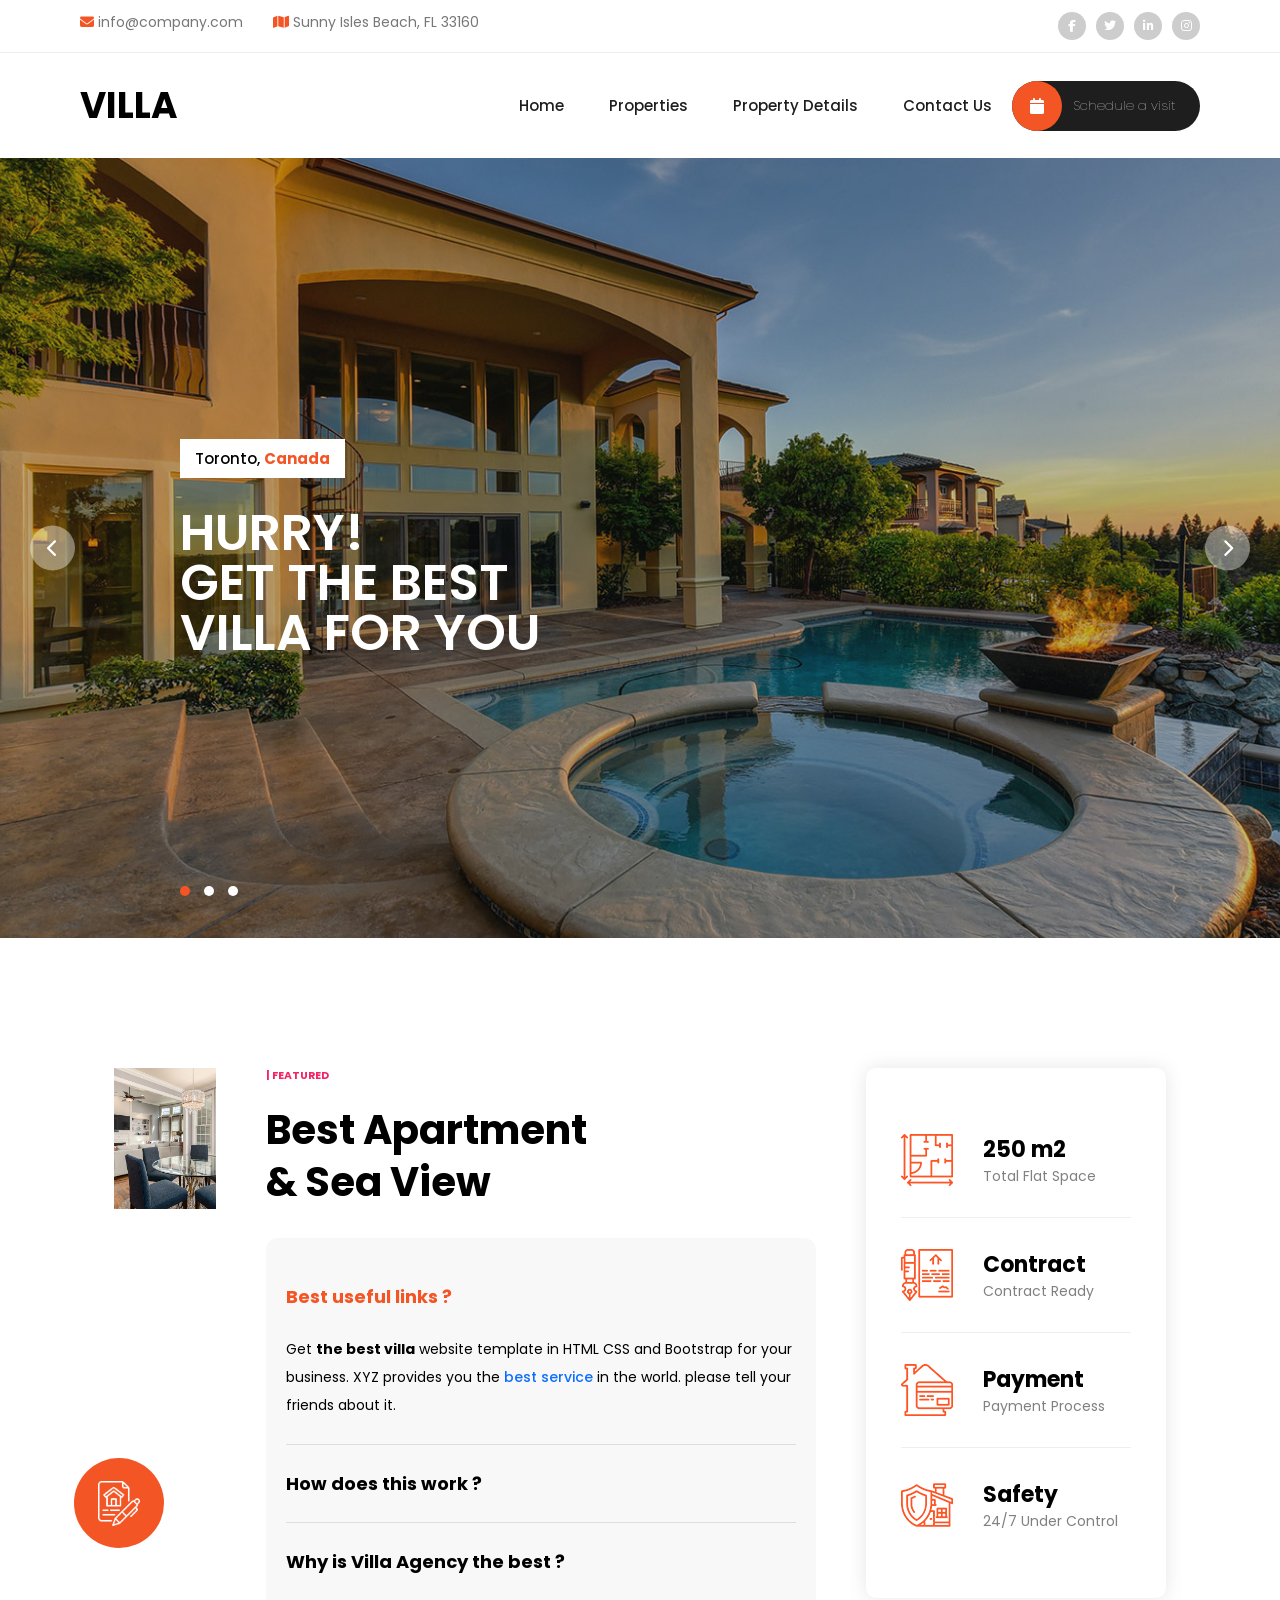
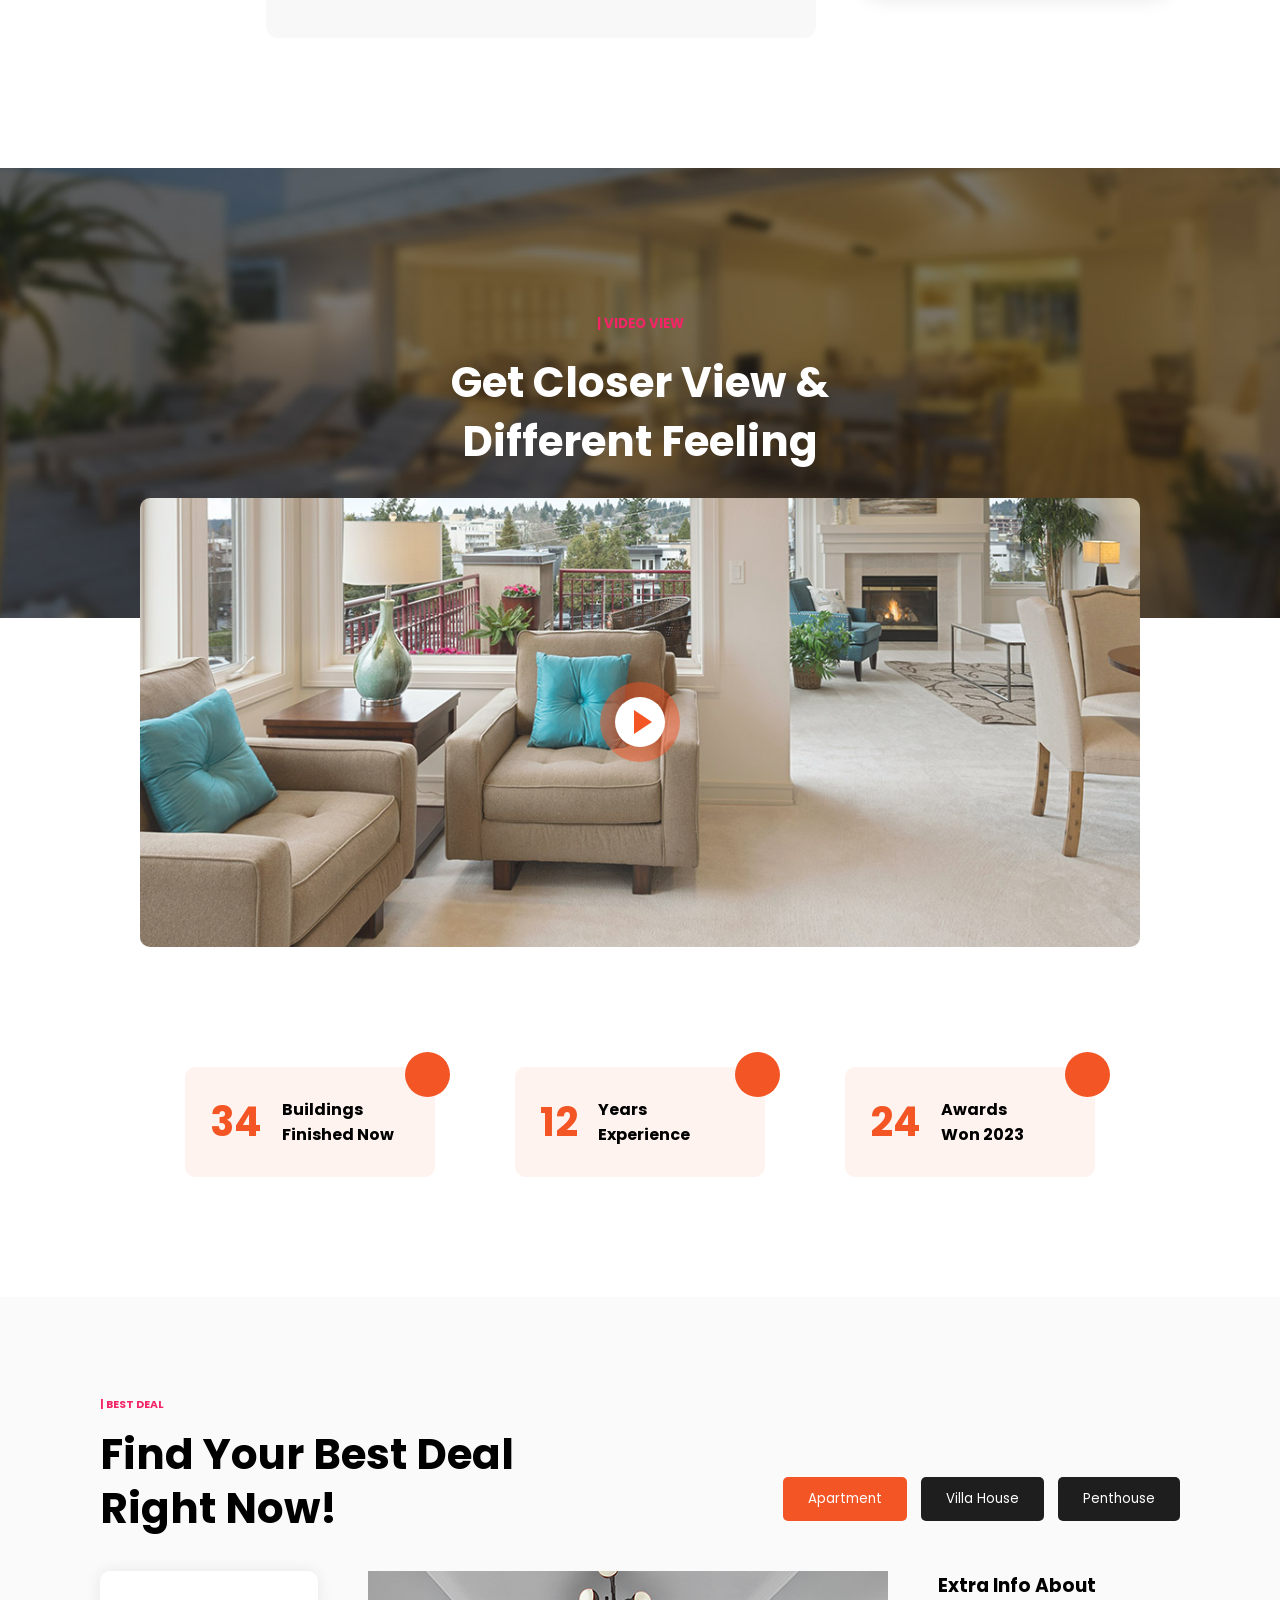
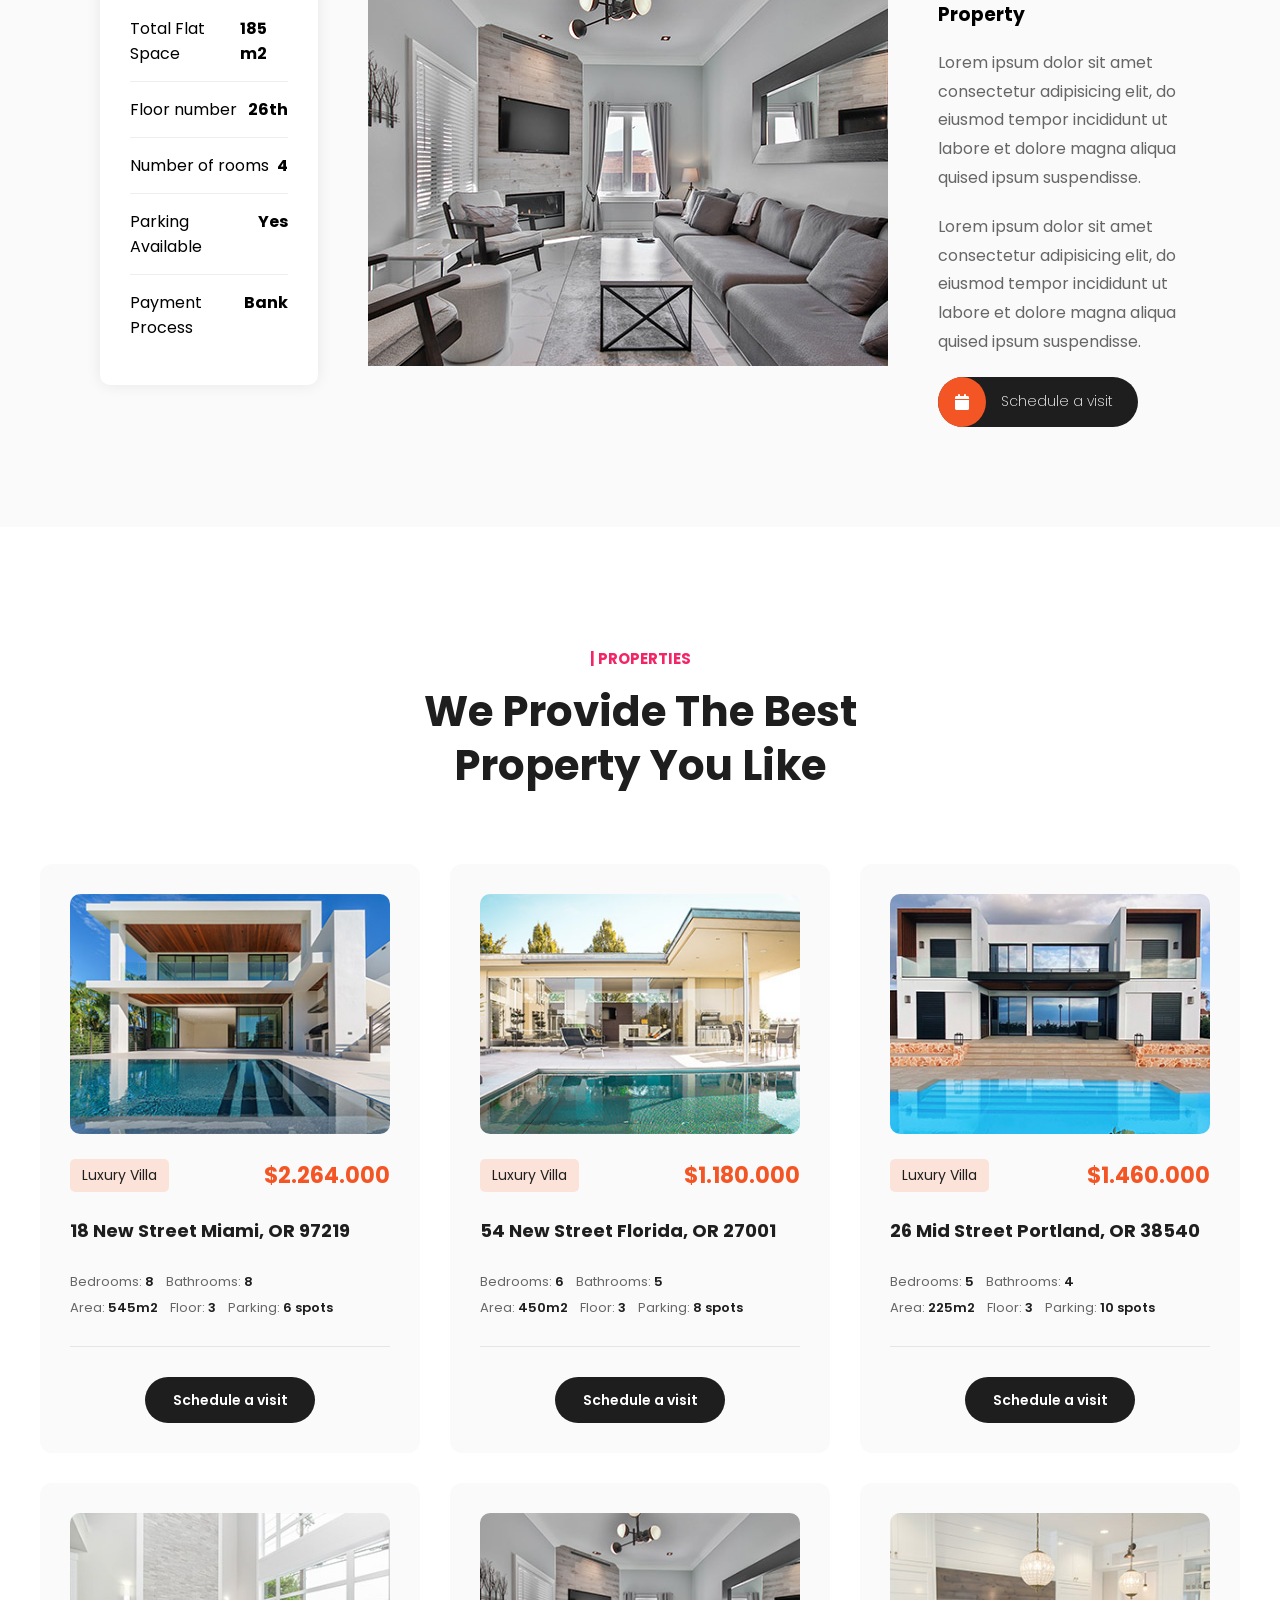
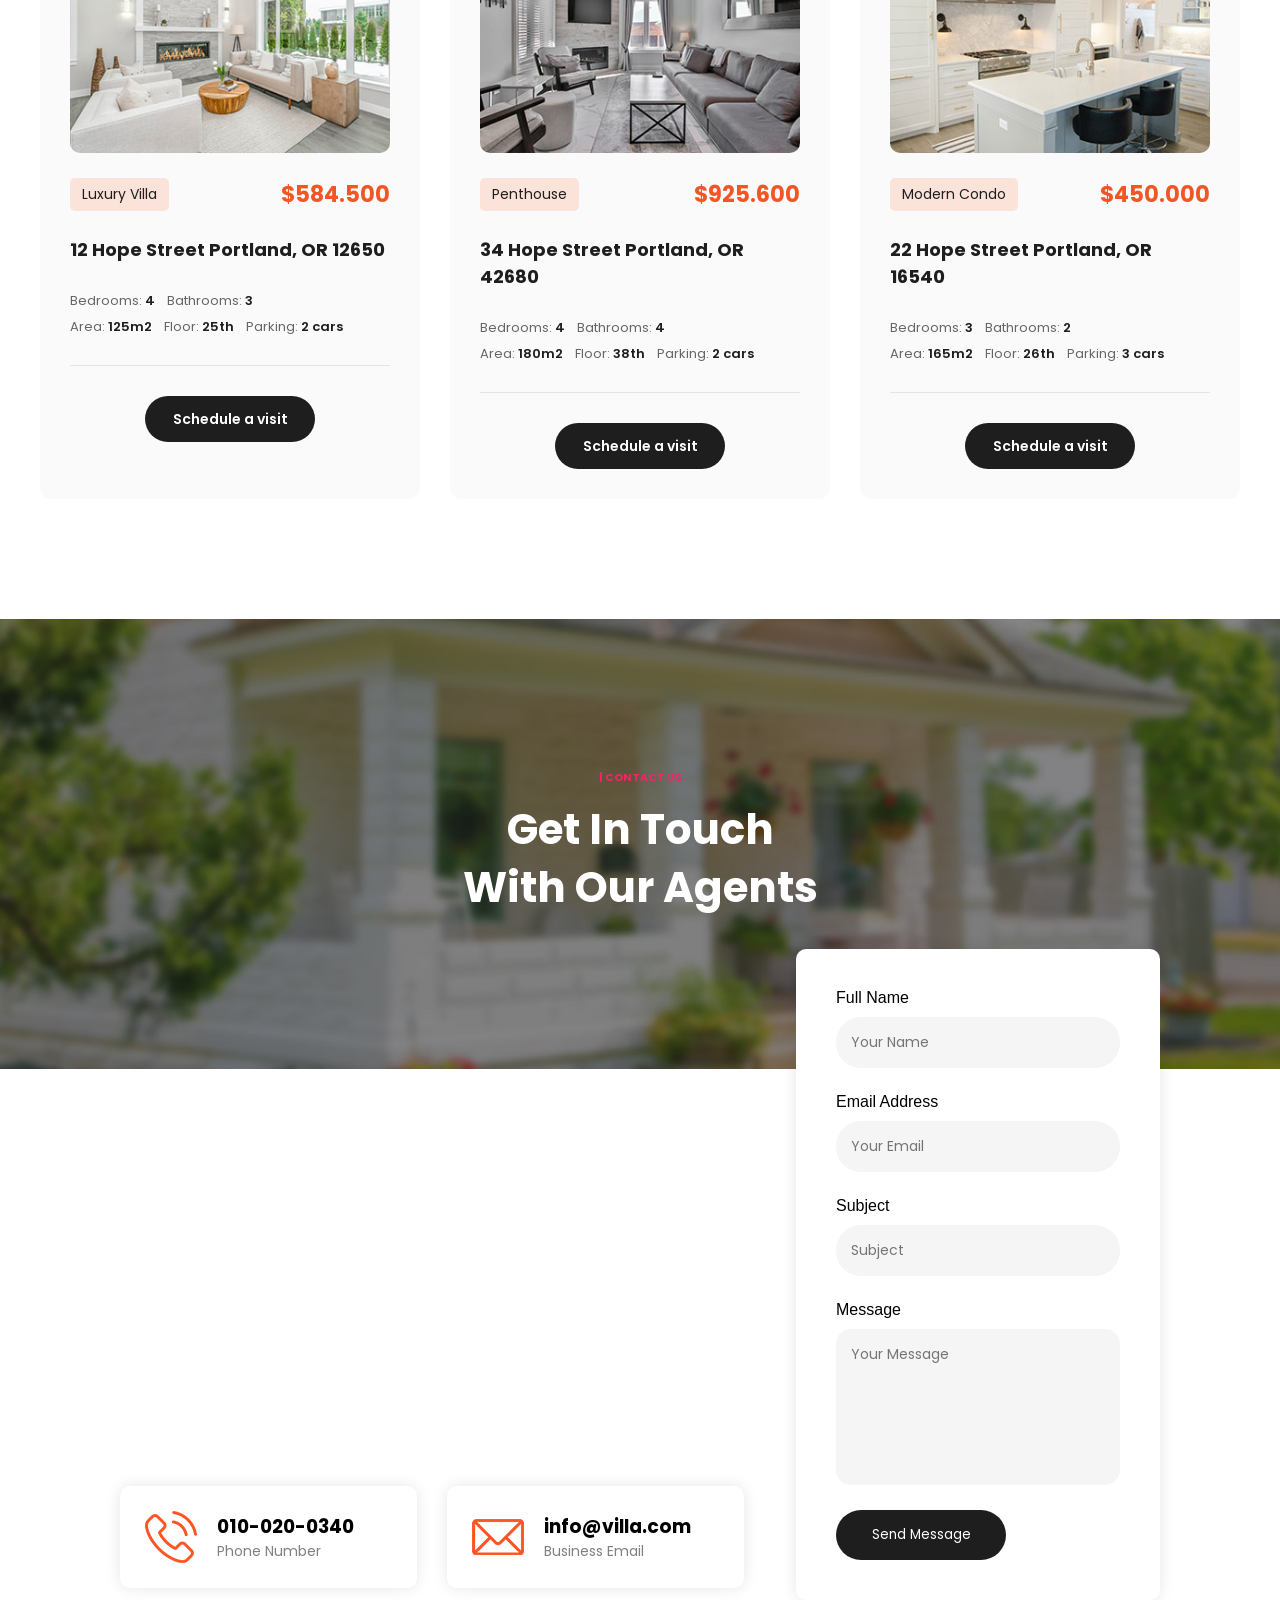
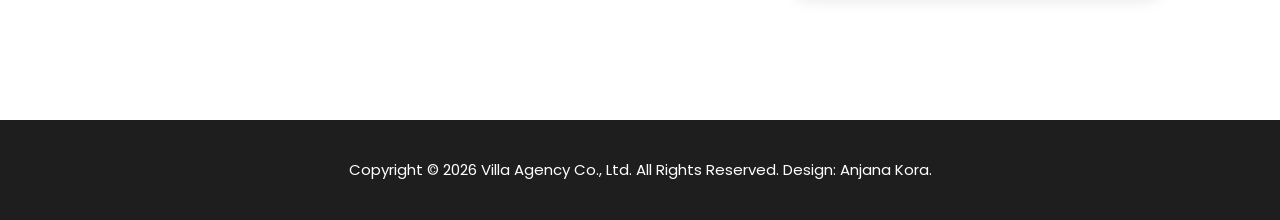
<file: index.html>
<!DOCTYPE html>
<html lang="en">
<head>
<meta charset="UTF-8">
<meta name="viewport" content="width=device-width, initial-scale=1.0">
<title>Villa</title>

<link rel="stylesheet" href="home.css">
<link rel="stylesheet" href="https://cdnjs.cloudflare.com/ajax/libs/font-awesome/6.5.1/css/all.min.css">
<link href="https://fonts.googleapis.com/css2?family=Poppins:wght@300;400;500;600;700;800&display=swap" rel="stylesheet">

</head>

<body>

<!-- Top Bar -->

<header class="top-bar">

<div class="left-top">
<p><i class="fa-solid fa-envelope"></i> info@company.com</p>
<p><i class="fa-solid fa-map"></i> Sunny Isles Beach, FL 33160</p>
</div>

<div class="right-top">
<a href="#" aria-label="Facebook" title="Facebook"><i class="fab fa-facebook-f" aria-hidden="true"></i></a>
<a href="#" aria-label="Twitter" title="Twitter"><i class="fab fa-twitter" aria-hidden="true"></i></a>
<a href="#" aria-label="LinkedIn" title="LinkedIn"><i class="fab fa-linkedin-in" aria-hidden="true"></i></a>
<a href="#" aria-label="Instagram" title="Instagram"><i class="fab fa-instagram" aria-hidden="true"></i></a>
</div>

</header>

<!-- Navbar -->

<nav>

<h1>VILLA</h1>

<ul>
<li><a href="home.html">Home</a></li>
<li><a href="properties.html" class="active">Properties</a></li>
<li><a href="property-details.html">Property Details</a></li>
<li><a href="contact.html">Contact Us</a></li>
</ul>

<button class="schedule-btn">
    <span class="icon">
        <i class="fa-solid fa-calendar"></i>
    </span>
    Schedule a visit
</button>

</nav>

<!-- Hero Section -->

<section class="hero">

<div class="hero-content">

<div class="location">
Toronto, <span>Canada</span>
</div>

<h2>
HURRY!<br>
GET THE BEST<br>
VILLA FOR YOU
</h2>

</div>

<div class="slider-arrows">

<div class="arrow">
<i class="fa-solid fa-chevron-left"></i>
</div>

<div class="arrow">
<i class="fa-solid fa-chevron-right"></i>
</div>

</div>

<div class="dots">

<span class="active-dot"></span>
<span></span>
<span></span>

</div>

</section>
<!-- FEATURED SECTION -->

<section class="featured">

<div class="featured-image">

<img src="images/featured.jpg" alt="Featured Property">

<div class="featured-icon">
<img src="images/featured-icon.png" alt="Featured Icon">
</div>

</div>

<div class="featured-content">

<h6>| FEATURED</h6>

<h2>
Best Apartment<br>
& Sea View
</h2>

<div class="accordion">

    <input type="radio" name="accordion" id="acc1" checked>
    <label for="acc1" class="accordion-title">
        Best useful links ?
    </label>
    <div class="accordion-content">
        <p>
            Get <strong>the best villa</strong> website template in HTML CSS
            and Bootstrap for your business. XYZ provides you the
            <span>best service</span> in the world. please tell your
            friends about it.
        </p>
    </div>

    <input type="radio" name="accordion" id="acc2">
    <label for="acc2" class="accordion-title">
        How does this work ?
    </label>
    <div class="accordion-content">
        <p>
            Villa Agency provides premium property templates and modern
            responsive designs for real estate websites.
        </p>
    </div>

    <input type="radio" name="accordion" id="acc3">
    <label for="acc3" class="accordion-title">
        Why is Villa Agency the best ?
    </label>
    <div class="accordion-content">
        <p>
            We provide clean code, modern UI design, responsive layouts,
            and easy customization for developers.
        </p>
    </div>

</div>

</div>

<div class="featured-info">

<div class="info-box">

<img src="images/info-icon-01.png" alt="Info Icon 1">

<div>
<h3>250 m2</h3>
<p>Total Flat Space</p>
</div>

</div>

<div class="info-box">

<img src="images/info-icon-02.png" alt="Info Icon 2">

<div>
<h3>Contract</h3>
<p>Contract Ready</p>
</div>

</div>

<div class="info-box">

<img src="images/info-icon-03.png" alt="Info Icon 3">

<div>
<h3>Payment</h3>
<p>Payment Process</p>
</div>

</div>

<div class="info-box">

<img src="images/info-icon-04.png" alt="Info Icon 4">

<div>
<h3>Safety</h3>
<p>24/7 Under Control</p>
</div>

</div>

</div>

</section>

<!-- VIDEO SECTION -->

<section class="video-section">

<div class="video-content">

<h5>| VIDEO VIEW</h5>

<h2>
Get Closer View &<br>
Different Feeling
</h2>

</div>

</section>

<section class="video-image-section">

<div class="video-container">

<img src="images/video-frame.jpg" alt="Video Content">

<div class="play-btn">
    <span class="play-icon"></span>
</div>

</div>

</section>

<!-- COUNTERS -->

<section class="counters">

<div class="counter-box">

<h2>34</h2>

<div>
<h4>Buildings</h4>
<h4>Finished Now</h4>
</div>

</div>

<div class="counter-box">

<h2>12</h2>

<div>
<h4>Years</h4>
<h4>Experience</h4>
</div>

</div>

<div class="counter-box">

<h2>24</h2>

<div>
<h4>Awards</h4>
<h4>Won 2023</h4>
</div>

</div>

</section>
<!-- BEST DEAL SECTION -->

<section class="deal-section">

<div class="deal-title">

<h6>| BEST DEAL</h6>

<h2>
Find Your Best Deal<br>
Right Now!
</h2>

</div>

<div class="deal-buttons">

<button class="active-btn">Apartment</button>
<button>Villa House</button>
<button>Penthouse</button>

</div>

<div class="deal-content">

<div class="deal-info">

<div class="deal-row">
<span>Total Flat Space</span>
<b>185 m2</b>
</div>

<div class="deal-row">
<span>Floor number</span>
<b>26th</b>
</div>

<div class="deal-row">
<span>Number of rooms</span>
<b>4</b>
</div>

<div class="deal-row">
<span>Parking Available</span>
<b>Yes</b>
</div>

<div class="deal-row">
<span>Payment Process</span>
<b>Bank</b>
</div>

</div>

<div class="deal-image">

<img src="images/deal-01.jpg" alt="Deal image">

</div>

<div class="deal-text">

<h3>Extra Info About Property</h3>

<p>
Lorem ipsum dolor sit amet consectetur adipisicing elit,
do eiusmod tempor incididunt ut labore et dolore magna aliqua
quised ipsum suspendisse.
</p>

<p>
Lorem ipsum dolor sit amet consectetur adipisicing elit,
do eiusmod tempor incididunt ut labore et dolore magna aliqua
quised ipsum suspendisse.
</p>

<button class="deal-visit-btn">
<span class="visit-icon">
<i class="fa-solid fa-calendar"></i>
</span>
Schedule a visit
</button>

</div>

</div>

</section>

<!-- PROPERTIES SECTION -->

<section class="properties-section">

<h6>| PROPERTIES</h6>

<h2>
    We Provide The Best<br>
    Property You Like
</h2>

<div class="properties">

<div class="card">

    <img src="images/property-01.jpg" alt="">

    <div class="property-top">
        <span class="type">Luxury Villa</span>
        <span class="price">$2.264.000</span>
    </div>

    <h3>18 New Street Miami, OR 97219</h3>

    <div class="details">
        Bedrooms: <span>8</span> &nbsp;&nbsp;
        Bathrooms: <span>8</span><br>

        Area: <span>545m2</span> &nbsp;&nbsp;
        Floor: <span>3</span> &nbsp;&nbsp;
        Parking: <span>6 spots</span>
    </div>

    <hr>

        <button class="property-btn">
            Schedule a visit
        </button>

</div>

<div class="card">

    <img src="images/property-02.jpg" alt="">

    <div class="property-top">
        <span class="type">Luxury Villa</span>
        <span class="price">$1.180.000</span>
    </div>

    <h3>54 New Street Florida, OR 27001</h3>

    <div class="details">
        Bedrooms: <span>6</span> &nbsp;&nbsp;
        Bathrooms: <span>5</span><br>

        Area: <span>450m2</span> &nbsp;&nbsp;
        Floor: <span>3</span> &nbsp;&nbsp;
        Parking: <span>8 spots</span>
    </div>
    <hr>
    <button class="property-btn">
        Schedule a visit
    </button>

</div>

<div class="card">

    <img src="images/property-03.jpg" alt="">

    <div class="property-top">
        <span class="type">Luxury Villa</span>
        <span class="price">$1.460.000</span>
    </div>

    <h3>26 Mid Street Portland, OR 38540</h3>

    <div class="details">
        Bedrooms: <span>5</span> &nbsp;&nbsp;
        Bathrooms: <span>4</span><br>

        Area: <span>225m2</span> &nbsp;&nbsp;
        Floor: <span>3</span> &nbsp;&nbsp;
        Parking: <span>10 spots</span>
    </div>

    <hr>
    <button class="property-btn">
        Schedule a visit
    </button>

</div>

<div class="card">

    <img src="images/property-04.jpg" alt="">

    <div class="property-top">
        <span class="type">Luxury Villa</span>
        <span class="price">$584.500</span>
    </div>

    <h3>12 Hope Street Portland, OR 12650</h3>

    <div class="details">
        Bedrooms: <span>4</span> &nbsp;&nbsp;
        Bathrooms: <span>3</span><br>

        Area: <span>125m2</span> &nbsp;&nbsp;
        Floor: <span>25th</span> &nbsp;&nbsp;
        Parking: <span>2 cars</span>
    </div>

    <hr>

    <button class="property-btn">
        Schedule a visit
    </button>

</div>

<div class="card">

    <img src="images/property-05.jpg" alt="">

    <div class="property-top">
        <span class="type">Penthouse</span>
        <span class="price">$925.600</span>
    </div>

    <h3>34 Hope Street Portland, OR 42680</h3>

    <div class="details">
        Bedrooms: <span>4</span> &nbsp;&nbsp;
        Bathrooms: <span>4</span><br>

        Area: <span>180m2</span> &nbsp;&nbsp;
        Floor: <span>38th</span> &nbsp;&nbsp;
        Parking: <span>2 cars</span>
    </div>

    <hr>

    <button class="property-btn">
        Schedule a visit
    </button>

</div>

<div class="card">

    <img src="images/property-06.jpg" alt="">

    <div class="property-top">
        <span class="type">Modern Condo</span>
        <span class="price">$450.000</span>
    </div>

    <h3>22 Hope Street Portland, OR 16540</h3>

    <div class="details">
        Bedrooms: <span>3</span> &nbsp;&nbsp;
        Bathrooms: <span>2</span><br>

        Area: <span>165m2</span> &nbsp;&nbsp;
        Floor: <span>26th</span> &nbsp;&nbsp;
        Parking: <span>3 cars</span>
    </div>

    <hr>

    <button class="property-btn">
        Schedule a visit
    </button>

</div>
</section>

<!-- CONTACT SECTION -->

<section class="contact-section">

<div class="contact-heading">

<h6>| CONTACT US</h6>

<h2>
Get In Touch<br>
With Our Agents
</h2>

</div>

</section>

<section class="contact-content">

<div class="contact-left">


<iframe src="https://www.google.com/maps/embed?pb=!1m18!1m12!1m3!1d71027.5568897053!2d-80.1781965301572!3d25.927216269334103!2m3!1f0!2f0!3f0!3m2!1i1024!2i768!4f13.1!3m3!1m2!1s0x88d9acfee073549d%3A0xf4e74db7a5da487a!2sSunny%20Isles%20Beach%2C%20FL%2033160%2C%20USA!5e1!3m2!1sen!2sin!4v1781522943247!5m2!1sen!2sin"
width="600" height="450"
title="Villa Agency location map"
allowfullscreen="" loading="lazy"
referrerpolicy="no-referrer"></iframe>

<div class="contact-cards">

<div class="contact-card">

<img src="Images/phone-icon.png" alt="Phone Icon">

<div>
<h3>010-020-0340</h3>
<p>Phone Number</p>
</div>

</div>

<div class="contact-card">

<img src="Images/email-icon.png" alt="Email Icon">

<div>
<h3>info@villa.com</h3>
<p>Business Email</p>
</div>

</div>

</div>

</div>

<div class="contact-form">

<form>

<label>Full Name</label>
<input type="text" placeholder="Your Name">

<label>Email Address</label>
<input type="email" placeholder="Your Email">

<label>Subject</label>
<input type="text" placeholder="Subject">

<label>Message</label>
<textarea rows="6" placeholder="Your Message"></textarea>

<button type="submit">
Send Message
</button>

</form>

</div>

</section>

<!-- FOOTER -->

<footer>

<p>
Copyright © 2026 Villa Agency Co., Ltd.
All Rights Reserved. Design: Anjana Kora.
</p>

</footer>

</body>
</html>
</file>
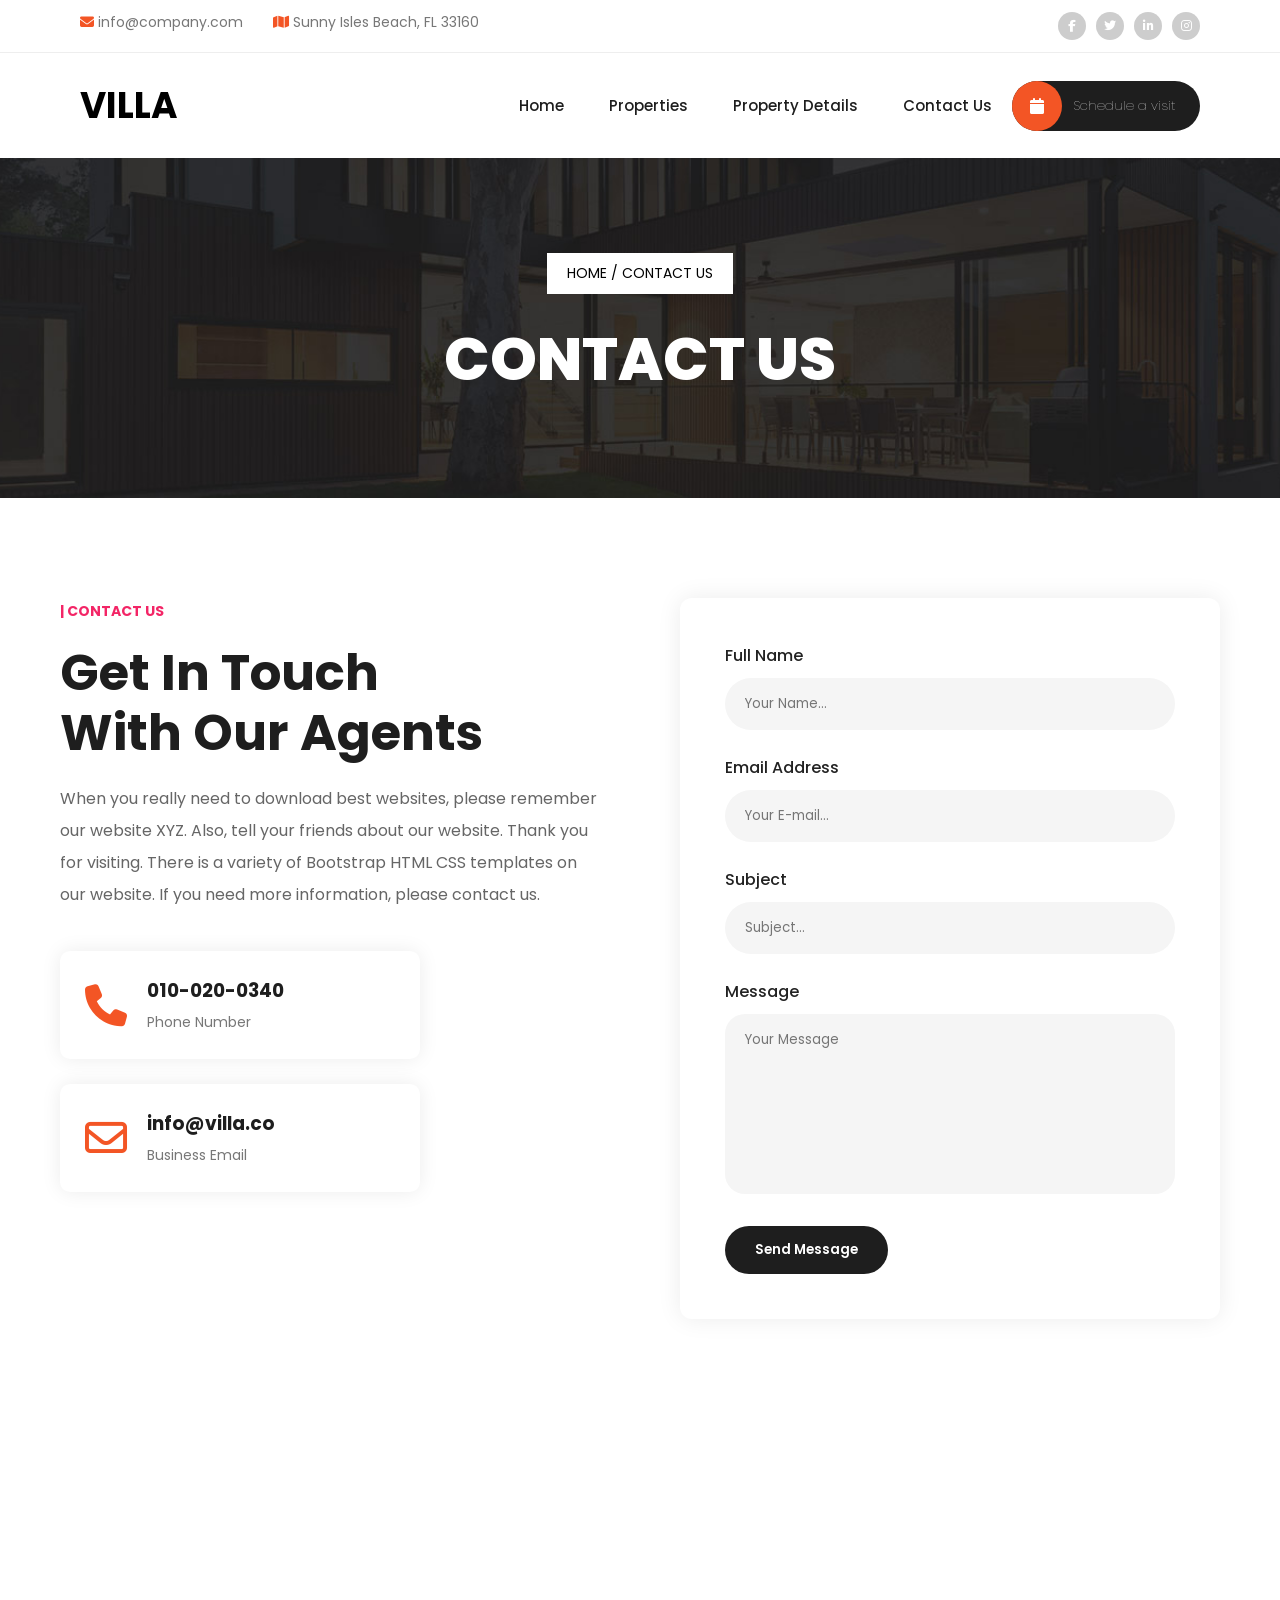
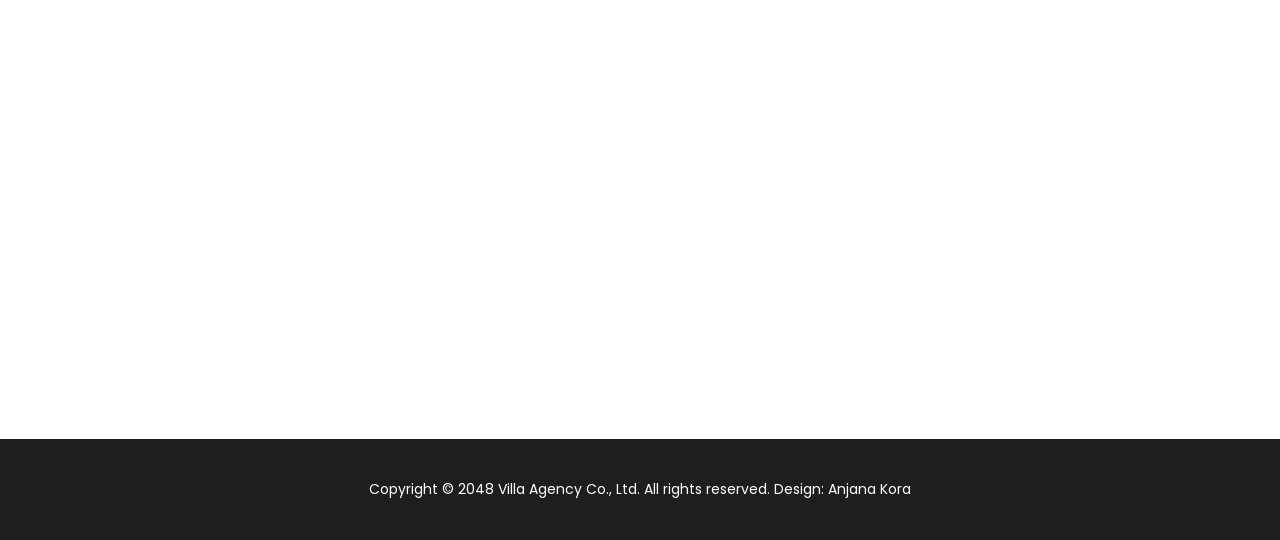
<file: contact.html>
<!DOCTYPE html>
<html lang="en">
<head>
<meta charset="UTF-8">
<meta name="viewport" content="width=device-width, initial-scale=1.0">
<title>Villa Properties</title>

<link rel="stylesheet" href="contact.css">
<link rel="stylesheet" href="https://cdnjs.cloudflare.com/ajax/libs/font-awesome/6.5.1/css/all.min.css">
<link href="https://fonts.googleapis.com/css2?family=Poppins:wght@300;400;500;600;700;800&display=swap" rel="stylesheet">

</head>
<body>

<!-- Top Bar -->

<header class="top-bar">

<div class="left-top">
<p><i class="fa-solid fa-envelope"></i> info@company.com</p>
<p><i class="fa-solid fa-map"></i> Sunny Isles Beach, FL 33160</p>
</div>

<div class="right-top">
<a href="#" aria-label="Facebook" title="Facebook"><i class="fab fa-facebook-f" aria-hidden="true"></i></a>
<a href="#" aria-label="Twitter" title="Twitter"><i class="fab fa-twitter" aria-hidden="true"></i></a>
<a href="#" aria-label="LinkedIn" title="LinkedIn"><i class="fab fa-linkedin-in" aria-hidden="true"></i></a>
<a href="#" aria-label="Instagram" title="Instagram"><i class="fab fa-instagram" aria-hidden="true"></i></a>
</div>

</header>

<!-- Navbar -->

<nav>

<h1>VILLA</h1>

<ul>
<li><a href="index.html">Home</a></li>
<li><a href="properties.html" class="active">Properties</a></li>
<li><a href="property-details.html">Property Details</a></li>
<li><a href="contact.html">Contact Us</a></li>
</ul>

<button class="schedule-btn">
    <span class="icon">
        <i class="fa-solid fa-calendar"></i>
    </span>
    Schedule a visit
</button>

</nav>

<!-- Hero Section -->
<section class="hero">
    <div class="overlay"></div>

    <div class="hero-content">
        <div class="home-contactus">
            HOME / CONTACT US
        </div>

        <h1>CONTACT US</h1>
    </div>
</section>

<!-- Contact Section -->
<section class="contact-section">

    <!-- Left -->
    <div class="contact-left">

        <span class="small-title">| CONTACT US</span>

        <h2>Get In Touch<br>With Our Agents</h2>

        <p>
            When you really need to download best websites,
            please remember our website XYZ. Also, tell your friends
            about our website. Thank you for visiting. There is a
            variety of Bootstrap HTML CSS templates on our website.
            If you need more information, please contact us.
        </p>

        <div class="info-box">
            <i class="fa-solid fa-phone"></i>

            <div>
                <h3>010-020-0340</h3>
                <span>Phone Number</span>
            </div>
        </div>

        <div class="info-box">
            <i class="fa-regular fa-envelope"></i>

            <div>
                <h3>info@villa.co</h3>
                <span>Business Email</span>
            </div>
        </div>

    </div>

    <!-- Right -->
    <div class="contact-form">

        <form>

            <label>Full Name</label>
            <input type="text" placeholder="Your Name...">

            <label>Email Address</label>
            <input type="email" placeholder="Your E-mail...">

            <label>Subject</label>
            <input type="text" placeholder="Subject...">

            <label>Message</label>
            <textarea placeholder="Your Message"></textarea>

            <button type="submit">
                Send Message
            </button>

        </form>

    </div>

</section>

<!-- Map -->
<section class="map-section">

    <div class="map-container">

   <iframe src="https://www.google.com/maps/embed?pb=!1m18!1m12!1m3!1d71027.5568897053!2d-80.1781965301572!3d25.927216269334103!2m3!1f0!2f0!3f0!3m2!1i1024!2i768!4f13.1!3m3!1m2!1s0x88d9acfee073549d%3A0xf4e74db7a5da487a!2sSunny%20Isles%20Beach%2C%20FL%2033160%2C%20USA!5e1!3m2!1sen!2sin!4v1781522943247!5m2!1sen!2sin"
           width="600" height="450"
           title="Villa Agency location map"
           allowfullscreen="" loading="lazy"
           referrerpolicy="no-referrer">
   </iframe>

    </div>

</section>

<!-- Footer -->
<footer>
    Copyright © 2048 Villa Agency Co., Ltd. All rights reserved.
    Design: Anjana Kora
</footer>

</body>
</html>
</file>
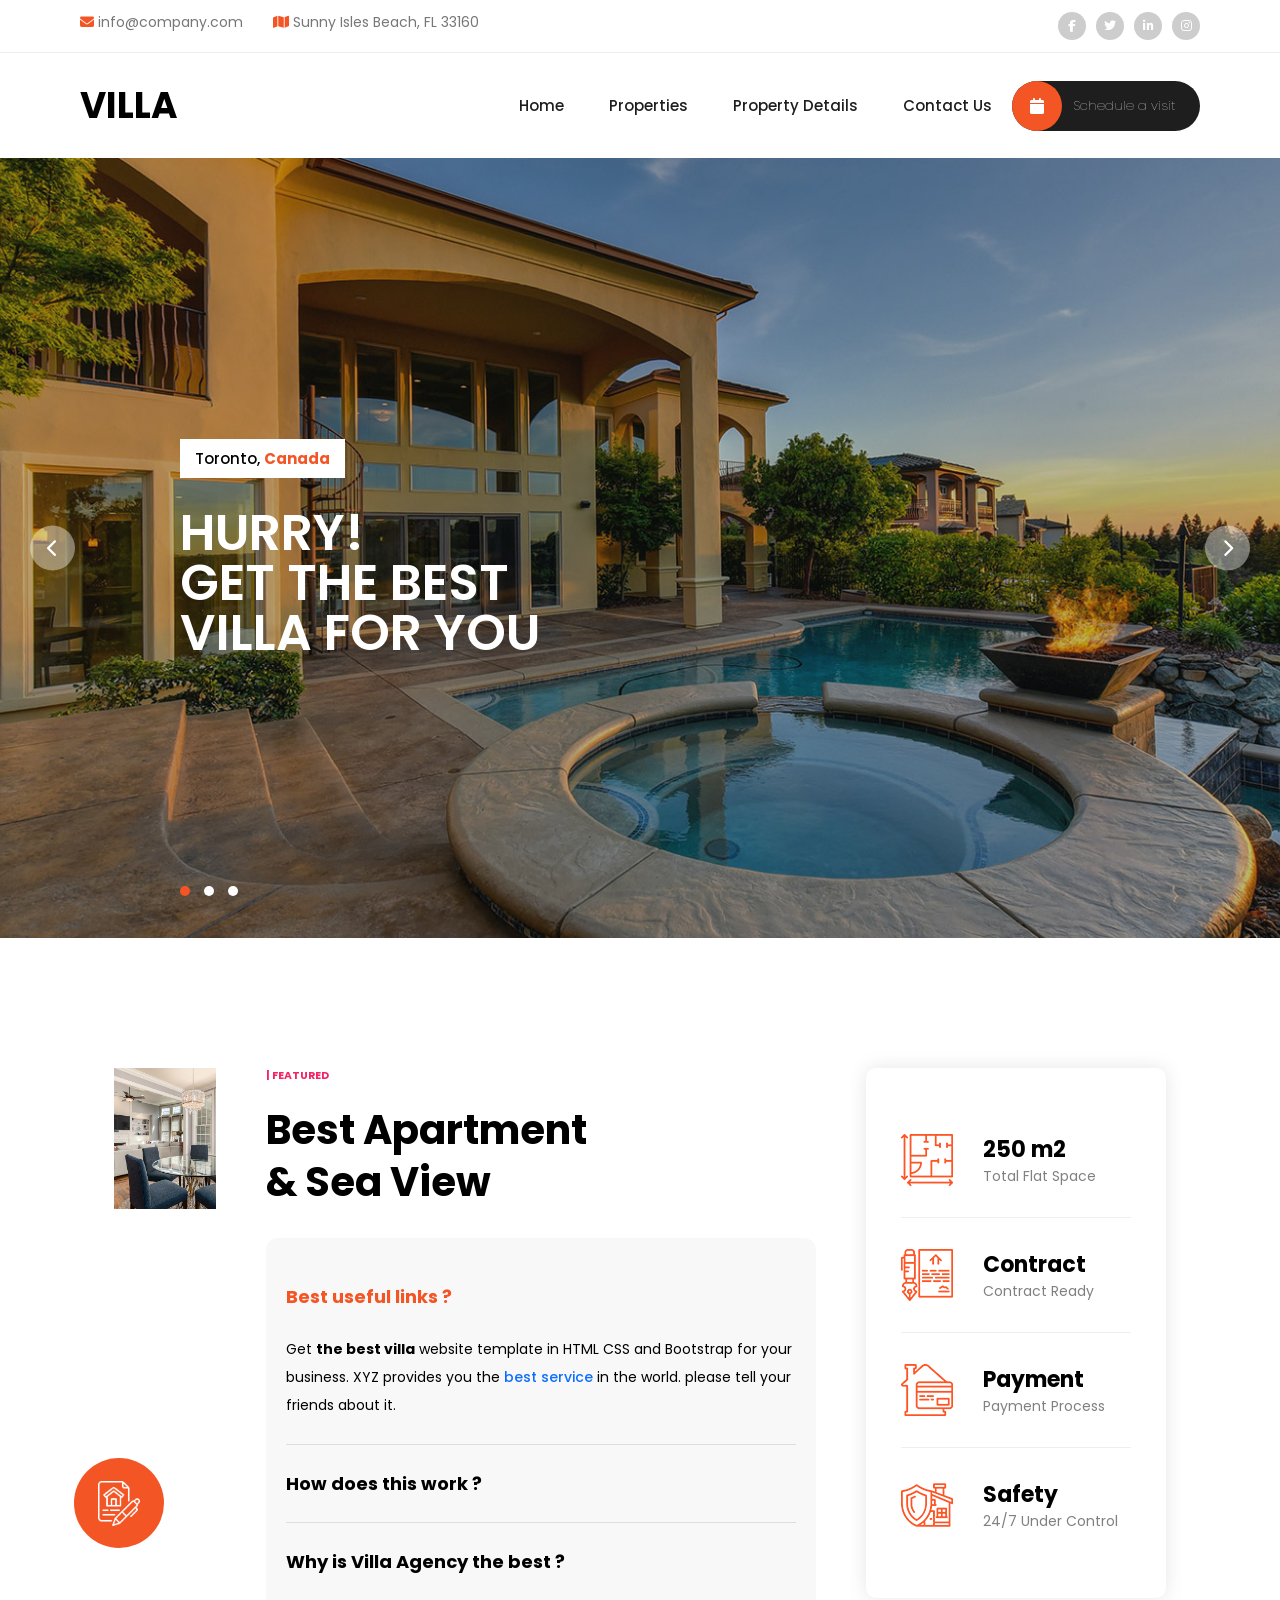
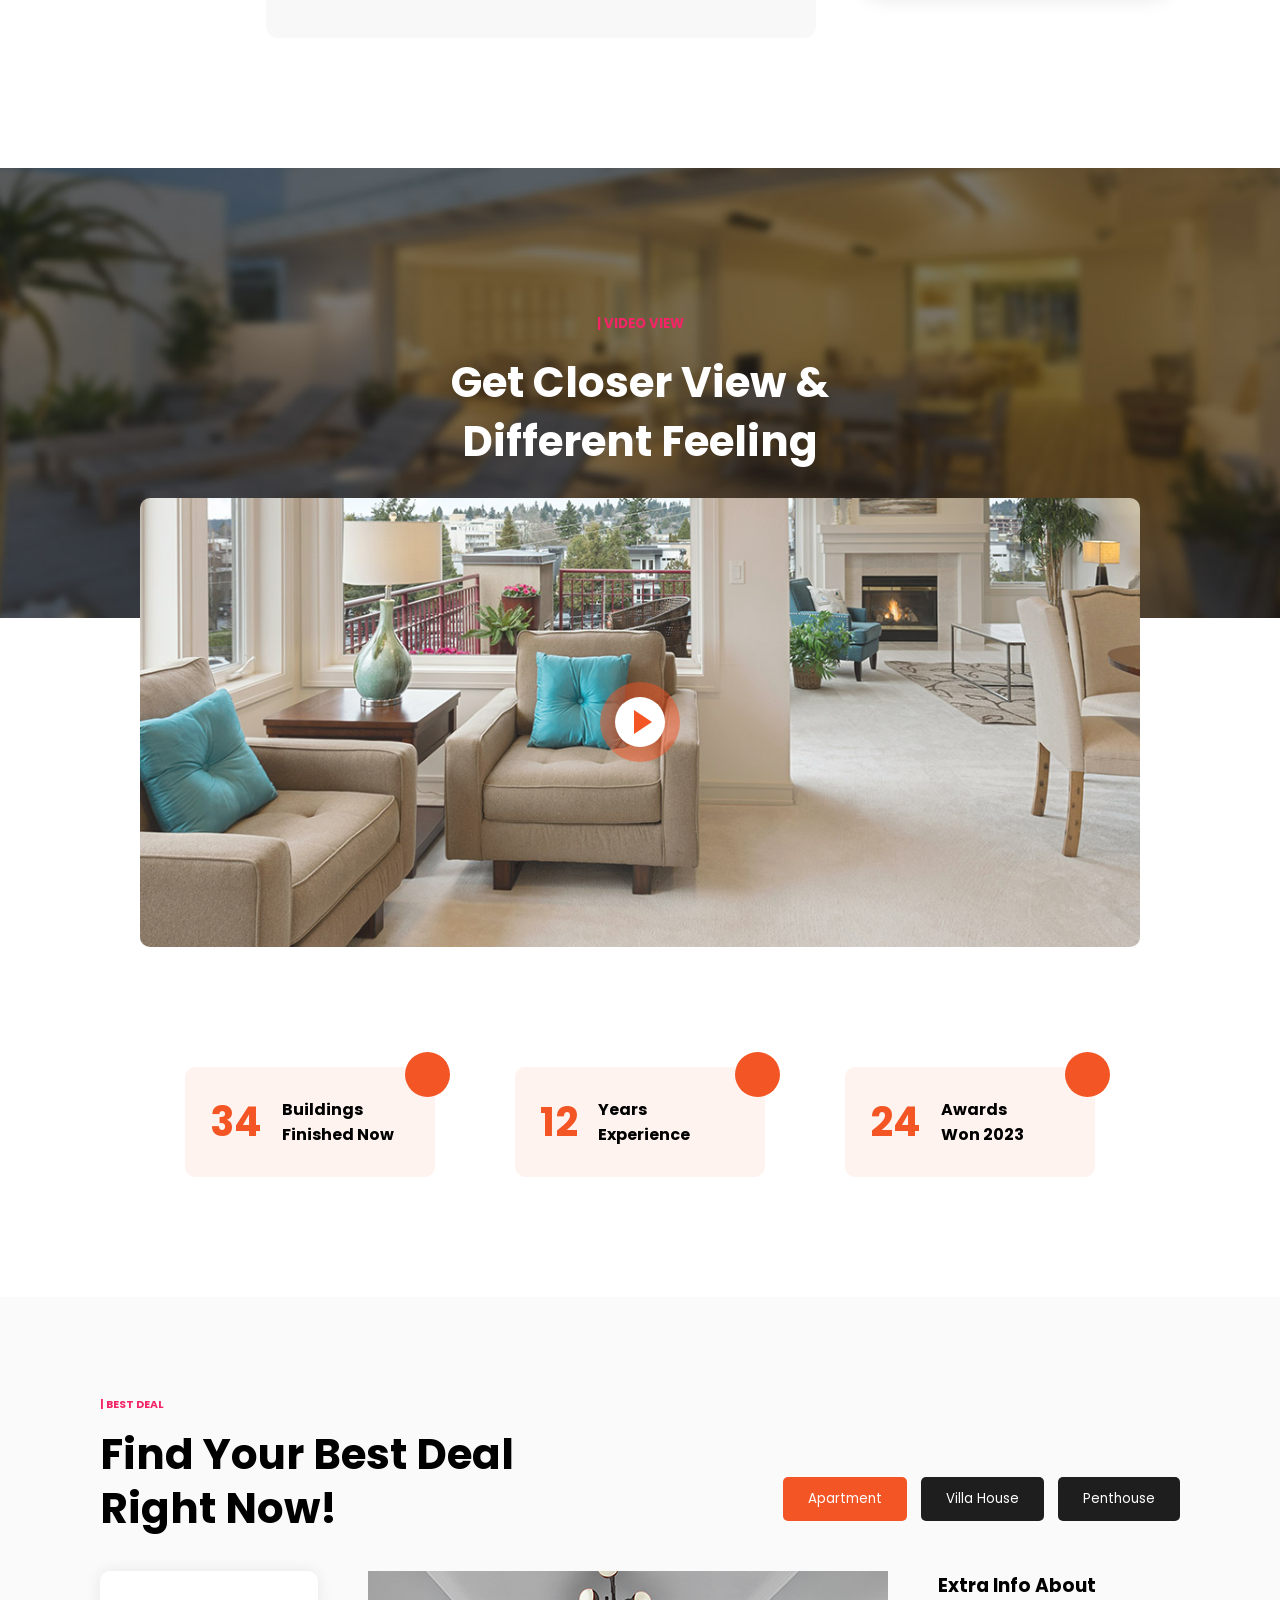
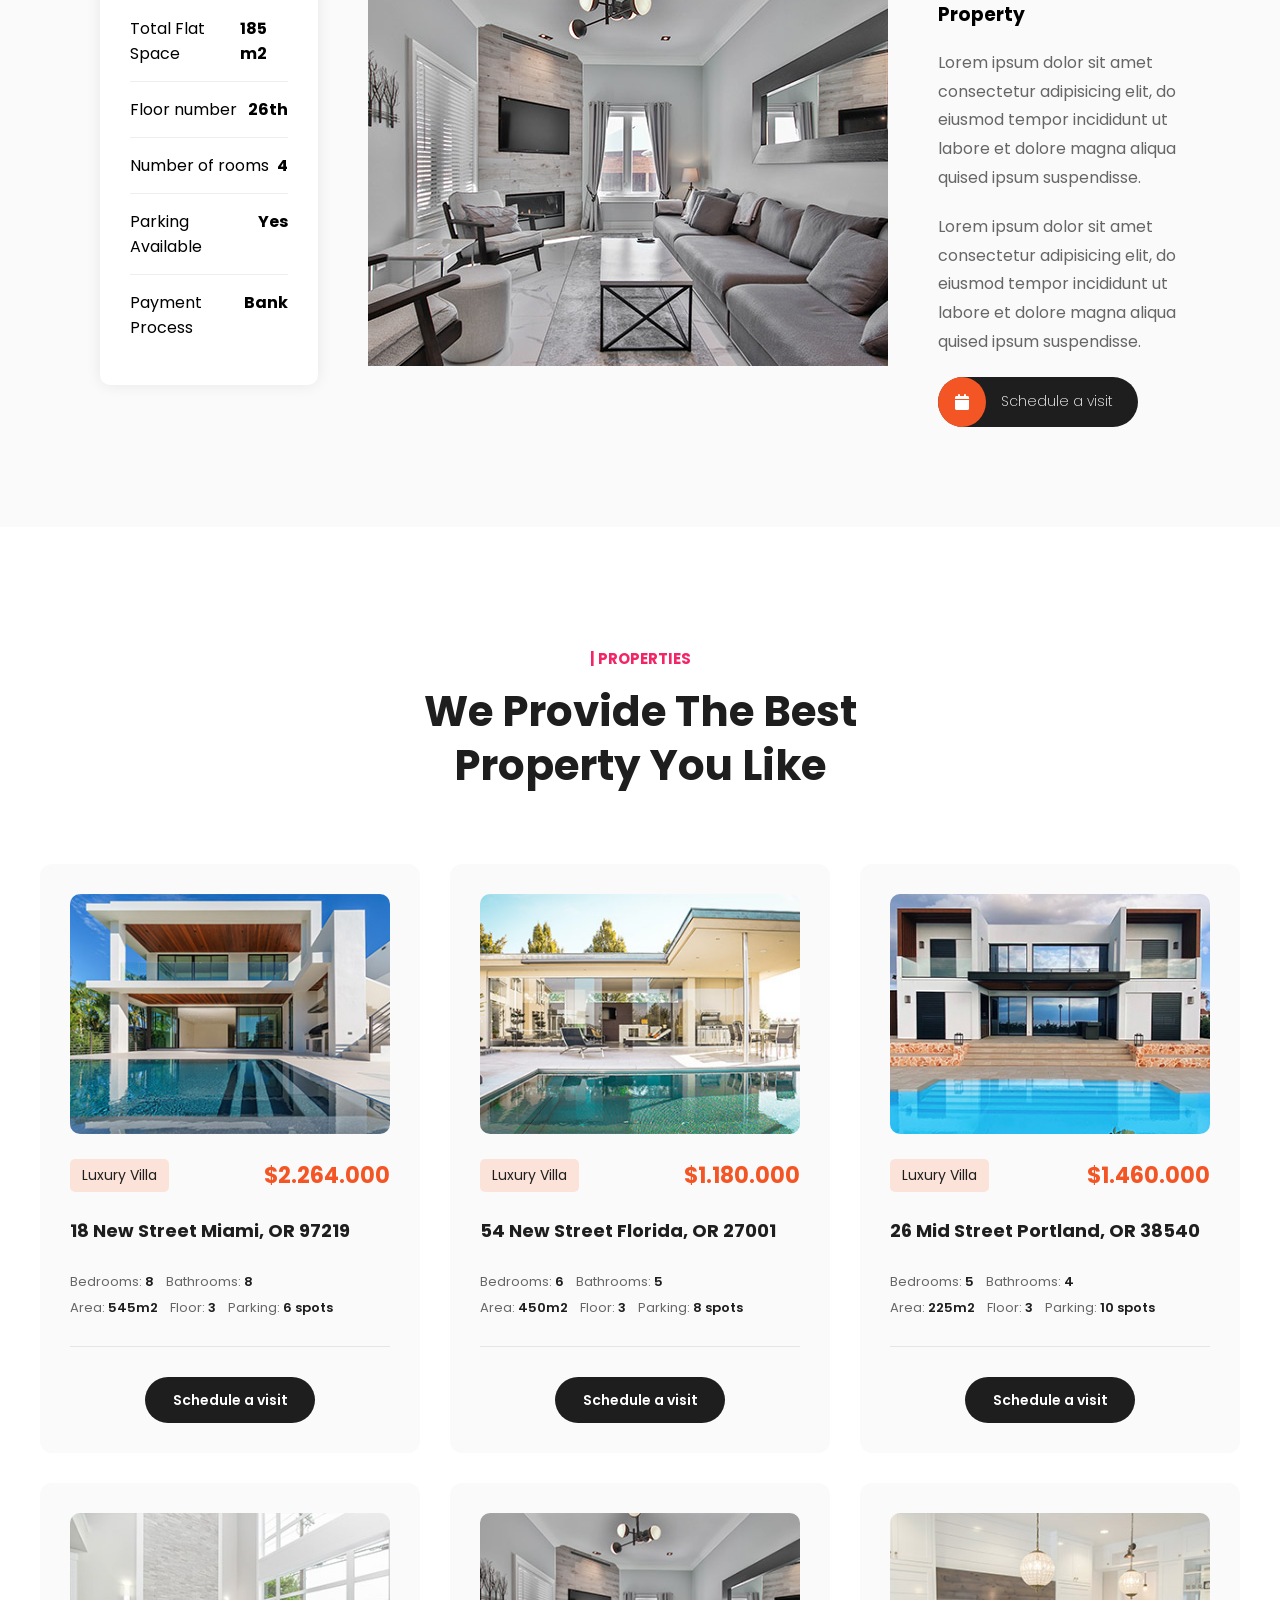
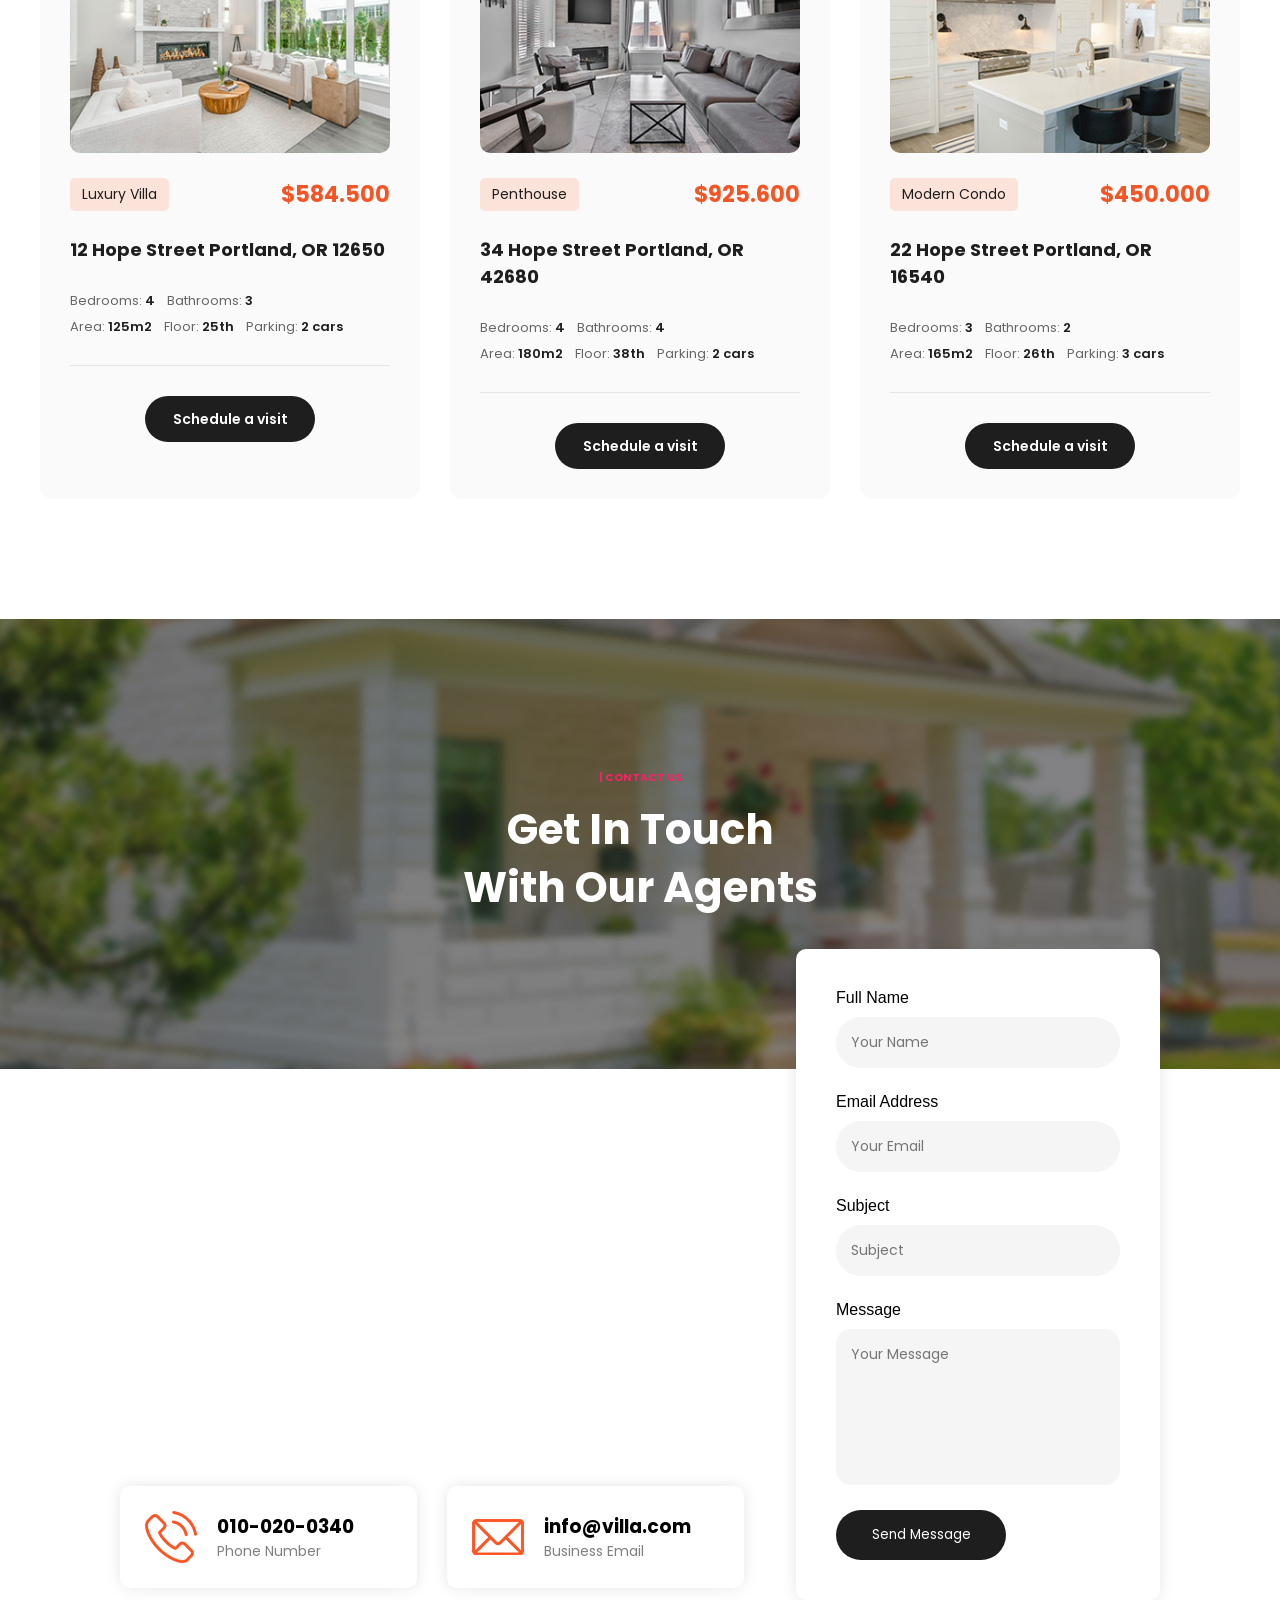
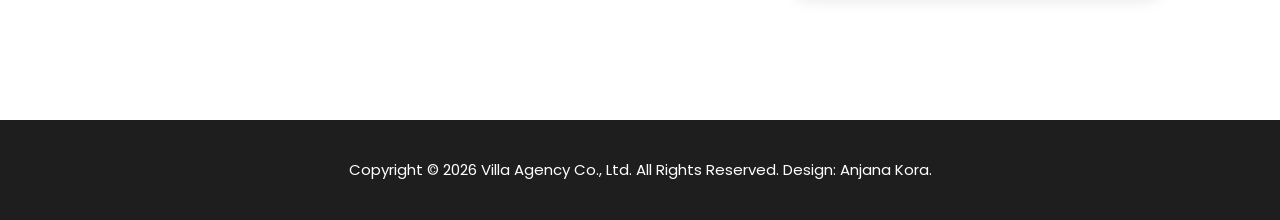
<file: home.html>
<!DOCTYPE html>
<html lang="en">
<head>
<meta charset="UTF-8">
<meta name="viewport" content="width=device-width, initial-scale=1.0">
<title>Villa</title>

<link rel="stylesheet" href="home.css">
<link rel="stylesheet" href="https://cdnjs.cloudflare.com/ajax/libs/font-awesome/6.5.1/css/all.min.css">
<link href="https://fonts.googleapis.com/css2?family=Poppins:wght@300;400;500;600;700;800&display=swap" rel="stylesheet">

</head>

<body>

<!-- Top Bar -->

<header class="top-bar">

<div class="left-top">
<p><i class="fa-solid fa-envelope"></i> info@company.com</p>
<p><i class="fa-solid fa-map"></i> Sunny Isles Beach, FL 33160</p>
</div>

<div class="right-top">
<a href="#" aria-label="Facebook" title="Facebook"><i class="fab fa-facebook-f" aria-hidden="true"></i></a>
<a href="#" aria-label="Twitter" title="Twitter"><i class="fab fa-twitter" aria-hidden="true"></i></a>
<a href="#" aria-label="LinkedIn" title="LinkedIn"><i class="fab fa-linkedin-in" aria-hidden="true"></i></a>
<a href="#" aria-label="Instagram" title="Instagram"><i class="fab fa-instagram" aria-hidden="true"></i></a>
</div>

</header>

<!-- Navbar -->

<nav>

<h1>VILLA</h1>

<ul>
<li><a href="home.html">Home</a></li>
<li><a href="properties.html" class="active">Properties</a></li>
<li><a href="property details.html">Property Details</a></li>
<li><a href="contact.html">Contact Us</a></li>
</ul>

<button class="schedule-btn">
    <span class="icon">
        <i class="fa-solid fa-calendar"></i>
    </span>
    Schedule a visit
</button>

</nav>

<!-- Hero Section -->

<section class="hero">

<div class="hero-content">

<div class="location">
Toronto, <span>Canada</span>
</div>

<h2>
HURRY!<br>
GET THE BEST<br>
VILLA FOR YOU
</h2>

</div>

<div class="slider-arrows">

<div class="arrow">
<i class="fa-solid fa-chevron-left"></i>
</div>

<div class="arrow">
<i class="fa-solid fa-chevron-right"></i>
</div>

</div>

<div class="dots">

<span class="active-dot"></span>
<span></span>
<span></span>

</div>

</section>
<!-- FEATURED SECTION -->

<section class="featured">

<div class="featured-image">

<img src="images/featured.jpg" alt="Featured Property">

<div class="featured-icon">
<img src="images/featured-icon.png" alt="Featured Icon">
</div>

</div>

<div class="featured-content">

<h6>| FEATURED</h6>

<h2>
Best Apartment<br>
& Sea View
</h2>

<div class="accordion">

    <input type="radio" name="accordion" id="acc1" checked>
    <label for="acc1" class="accordion-title">
        Best useful links ?
    </label>
    <div class="accordion-content">
        <p>
            Get <strong>the best villa</strong> website template in HTML CSS
            and Bootstrap for your business. XYZ provides you the
            <span>best service</span> in the world. please tell your
            friends about it.
        </p>
    </div>

    <input type="radio" name="accordion" id="acc2">
    <label for="acc2" class="accordion-title">
        How does this work ?
    </label>
    <div class="accordion-content">
        <p>
            Villa Agency provides premium property templates and modern
            responsive designs for real estate websites.
        </p>
    </div>

    <input type="radio" name="accordion" id="acc3">
    <label for="acc3" class="accordion-title">
        Why is Villa Agency the best ?
    </label>
    <div class="accordion-content">
        <p>
            We provide clean code, modern UI design, responsive layouts,
            and easy customization for developers.
        </p>
    </div>

</div>

</div>

<div class="featured-info">

<div class="info-box">

<img src="images/info-icon-01.png" alt="Info Icon 1">

<div>
<h3>250 m2</h3>
<p>Total Flat Space</p>
</div>

</div>

<div class="info-box">

<img src="images/info-icon-02.png" alt="Info Icon 2">

<div>
<h3>Contract</h3>
<p>Contract Ready</p>
</div>

</div>

<div class="info-box">

<img src="images/info-icon-03.png" alt="Info Icon 3">

<div>
<h3>Payment</h3>
<p>Payment Process</p>
</div>

</div>

<div class="info-box">

<img src="images/info-icon-04.png" alt="Info Icon 4">

<div>
<h3>Safety</h3>
<p>24/7 Under Control</p>
</div>

</div>

</div>

</section>

<!-- VIDEO SECTION -->

<section class="video-section">

<div class="video-content">

<h5>| VIDEO VIEW</h5>

<h2>
Get Closer View &<br>
Different Feeling
</h2>

</div>

</section>

<section class="video-image-section">

<div class="video-container">

<img src="images/video-frame.jpg" alt="Video Content">

<div class="play-btn">
    <span class="play-icon"></span>
</div>

</div>

</section>

<!-- COUNTERS -->

<section class="counters">

<div class="counter-box">

<h2>34</h2>

<div>
<h4>Buildings</h4>
<h4>Finished Now</h4>
</div>

</div>

<div class="counter-box">

<h2>12</h2>

<div>
<h4>Years</h4>
<h4>Experience</h4>
</div>

</div>

<div class="counter-box">

<h2>24</h2>

<div>
<h4>Awards</h4>
<h4>Won 2023</h4>
</div>

</div>

</section>
<!-- BEST DEAL SECTION -->

<section class="deal-section">

<div class="deal-title">

<h6>| BEST DEAL</h6>

<h2>
Find Your Best Deal<br>
Right Now!
</h2>

</div>

<div class="deal-buttons">

<button class="active-btn">Apartment</button>
<button>Villa House</button>
<button>Penthouse</button>

</div>

<div class="deal-content">

<div class="deal-info">

<div class="deal-row">
<span>Total Flat Space</span>
<b>185 m2</b>
</div>

<div class="deal-row">
<span>Floor number</span>
<b>26th</b>
</div>

<div class="deal-row">
<span>Number of rooms</span>
<b>4</b>
</div>

<div class="deal-row">
<span>Parking Available</span>
<b>Yes</b>
</div>

<div class="deal-row">
<span>Payment Process</span>
<b>Bank</b>
</div>

</div>

<div class="deal-image">

<img src="images/deal-01.jpg" alt="Deal image">

</div>

<div class="deal-text">

<h3>Extra Info About Property</h3>

<p>
Lorem ipsum dolor sit amet consectetur adipisicing elit,
do eiusmod tempor incididunt ut labore et dolore magna aliqua
quised ipsum suspendisse.
</p>

<p>
Lorem ipsum dolor sit amet consectetur adipisicing elit,
do eiusmod tempor incididunt ut labore et dolore magna aliqua
quised ipsum suspendisse.
</p>

<button class="deal-visit-btn">
<span class="visit-icon">
<i class="fa-solid fa-calendar"></i>
</span>
Schedule a visit
</button>

</div>

</div>

</section>

<!-- PROPERTIES SECTION -->

<section class="properties-section">

<h6>| PROPERTIES</h6>

<h2>
    We Provide The Best<br>
    Property You Like
</h2>

<div class="properties">

<div class="card">

    <img src="images/property-01.jpg" alt="">

    <div class="property-top">
        <span class="type">Luxury Villa</span>
        <span class="price">$2.264.000</span>
    </div>

    <h3>18 New Street Miami, OR 97219</h3>

    <div class="details">
        Bedrooms: <span>8</span> &nbsp;&nbsp;
        Bathrooms: <span>8</span><br>

        Area: <span>545m2</span> &nbsp;&nbsp;
        Floor: <span>3</span> &nbsp;&nbsp;
        Parking: <span>6 spots</span>
    </div>

    <hr>

        <button class="property-btn">
            Schedule a visit
        </button>

</div>

<div class="card">

    <img src="images/property-02.jpg" alt="">

    <div class="property-top">
        <span class="type">Luxury Villa</span>
        <span class="price">$1.180.000</span>
    </div>

    <h3>54 New Street Florida, OR 27001</h3>

    <div class="details">
        Bedrooms: <span>6</span> &nbsp;&nbsp;
        Bathrooms: <span>5</span><br>

        Area: <span>450m2</span> &nbsp;&nbsp;
        Floor: <span>3</span> &nbsp;&nbsp;
        Parking: <span>8 spots</span>
    </div>
    <hr>
    <button class="property-btn">
        Schedule a visit
    </button>

</div>

<div class="card">

    <img src="images/property-03.jpg" alt="">

    <div class="property-top">
        <span class="type">Luxury Villa</span>
        <span class="price">$1.460.000</span>
    </div>

    <h3>26 Mid Street Portland, OR 38540</h3>

    <div class="details">
        Bedrooms: <span>5</span> &nbsp;&nbsp;
        Bathrooms: <span>4</span><br>

        Area: <span>225m2</span> &nbsp;&nbsp;
        Floor: <span>3</span> &nbsp;&nbsp;
        Parking: <span>10 spots</span>
    </div>

    <hr>
    <button class="property-btn">
        Schedule a visit
    </button>

</div>

<div class="card">

    <img src="images/property-04.jpg" alt="">

    <div class="property-top">
        <span class="type">Luxury Villa</span>
        <span class="price">$584.500</span>
    </div>

    <h3>12 Hope Street Portland, OR 12650</h3>

    <div class="details">
        Bedrooms: <span>4</span> &nbsp;&nbsp;
        Bathrooms: <span>3</span><br>

        Area: <span>125m2</span> &nbsp;&nbsp;
        Floor: <span>25th</span> &nbsp;&nbsp;
        Parking: <span>2 cars</span>
    </div>

    <hr>

    <button class="property-btn">
        Schedule a visit
    </button>

</div>

<div class="card">

    <img src="images/property-05.jpg" alt="">

    <div class="property-top">
        <span class="type">Penthouse</span>
        <span class="price">$925.600</span>
    </div>

    <h3>34 Hope Street Portland, OR 42680</h3>

    <div class="details">
        Bedrooms: <span>4</span> &nbsp;&nbsp;
        Bathrooms: <span>4</span><br>

        Area: <span>180m2</span> &nbsp;&nbsp;
        Floor: <span>38th</span> &nbsp;&nbsp;
        Parking: <span>2 cars</span>
    </div>

    <hr>

    <button class="property-btn">
        Schedule a visit
    </button>

</div>

<div class="card">

    <img src="images/property-06.jpg" alt="">

    <div class="property-top">
        <span class="type">Modern Condo</span>
        <span class="price">$450.000</span>
    </div>

    <h3>22 Hope Street Portland, OR 16540</h3>

    <div class="details">
        Bedrooms: <span>3</span> &nbsp;&nbsp;
        Bathrooms: <span>2</span><br>

        Area: <span>165m2</span> &nbsp;&nbsp;
        Floor: <span>26th</span> &nbsp;&nbsp;
        Parking: <span>3 cars</span>
    </div>

    <hr>

    <button class="property-btn">
        Schedule a visit
    </button>

</div>
</section>

<!-- CONTACT SECTION -->

<section class="contact-section">

<div class="contact-heading">

<h6>| CONTACT US</h6>

<h2>
Get In Touch<br>
With Our Agents
</h2>

</div>

</section>

<section class="contact-content">

<div class="contact-left">


<iframe src="https://www.google.com/maps/embed?pb=!1m18!1m12!1m3!1d71027.5568897053!2d-80.1781965301572!3d25.927216269334103!2m3!1f0!2f0!3f0!3m2!1i1024!2i768!4f13.1!3m3!1m2!1s0x88d9acfee073549d%3A0xf4e74db7a5da487a!2sSunny%20Isles%20Beach%2C%20FL%2033160%2C%20USA!5e1!3m2!1sen!2sin!4v1781522943247!5m2!1sen!2sin"
width="600" height="450"
title="Villa Agency location map"
allowfullscreen="" loading="lazy"
referrerpolicy="no-referrer"></iframe>

<div class="contact-cards">

<div class="contact-card">

<img src="Images/phone-icon.png" alt="Phone Icon">

<div>
<h3>010-020-0340</h3>
<p>Phone Number</p>
</div>

</div>

<div class="contact-card">

<img src="Images/email-icon.png" alt="Email Icon">

<div>
<h3>info@villa.com</h3>
<p>Business Email</p>
</div>

</div>

</div>

</div>

<div class="contact-form">

<form>

<label>Full Name</label>
<input type="text" placeholder="Your Name">

<label>Email Address</label>
<input type="email" placeholder="Your Email">

<label>Subject</label>
<input type="text" placeholder="Subject">

<label>Message</label>
<textarea rows="6" placeholder="Your Message"></textarea>

<button type="submit">
Send Message
</button>

</form>

</div>

</section>

<!-- FOOTER -->

<footer>

<p>
Copyright © 2026 Villa Agency Co., Ltd.
All Rights Reserved. Design: Anjana Kora.
</p>

</footer>

</body>
</html>
</file>
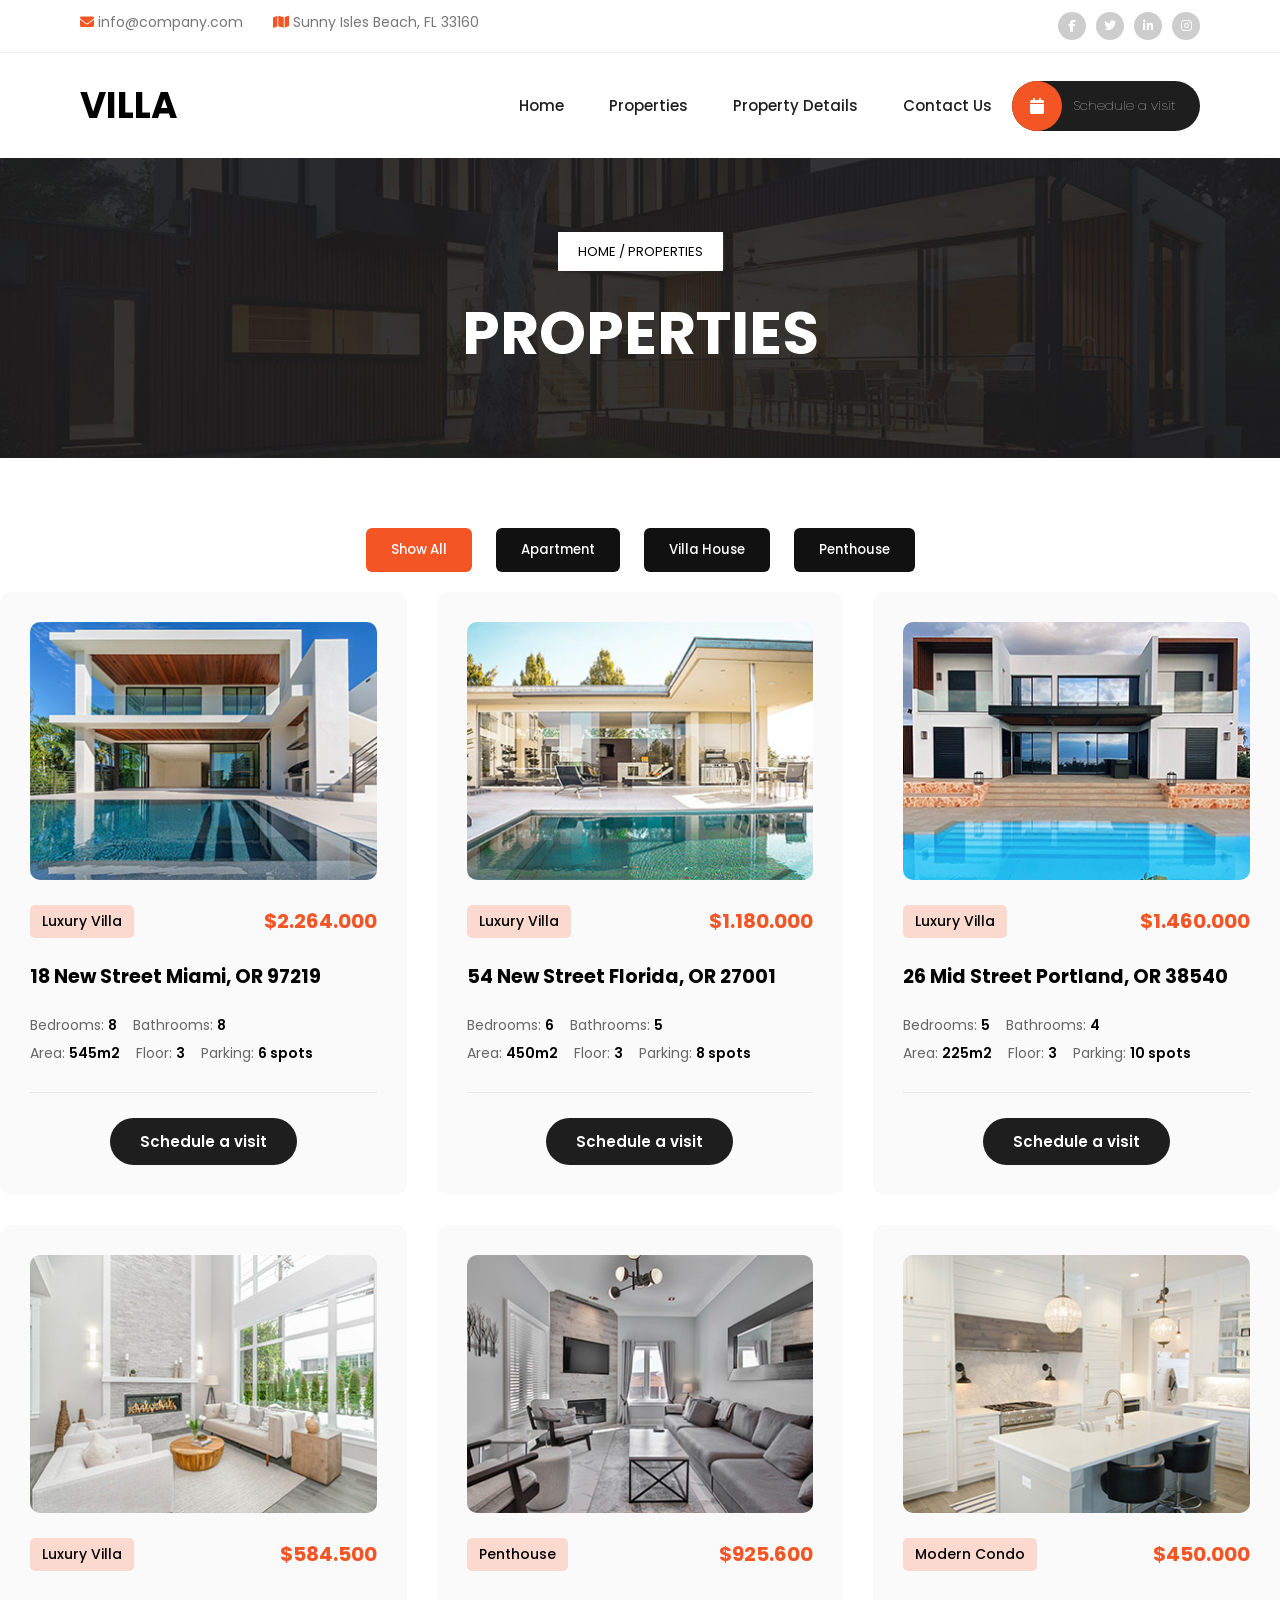
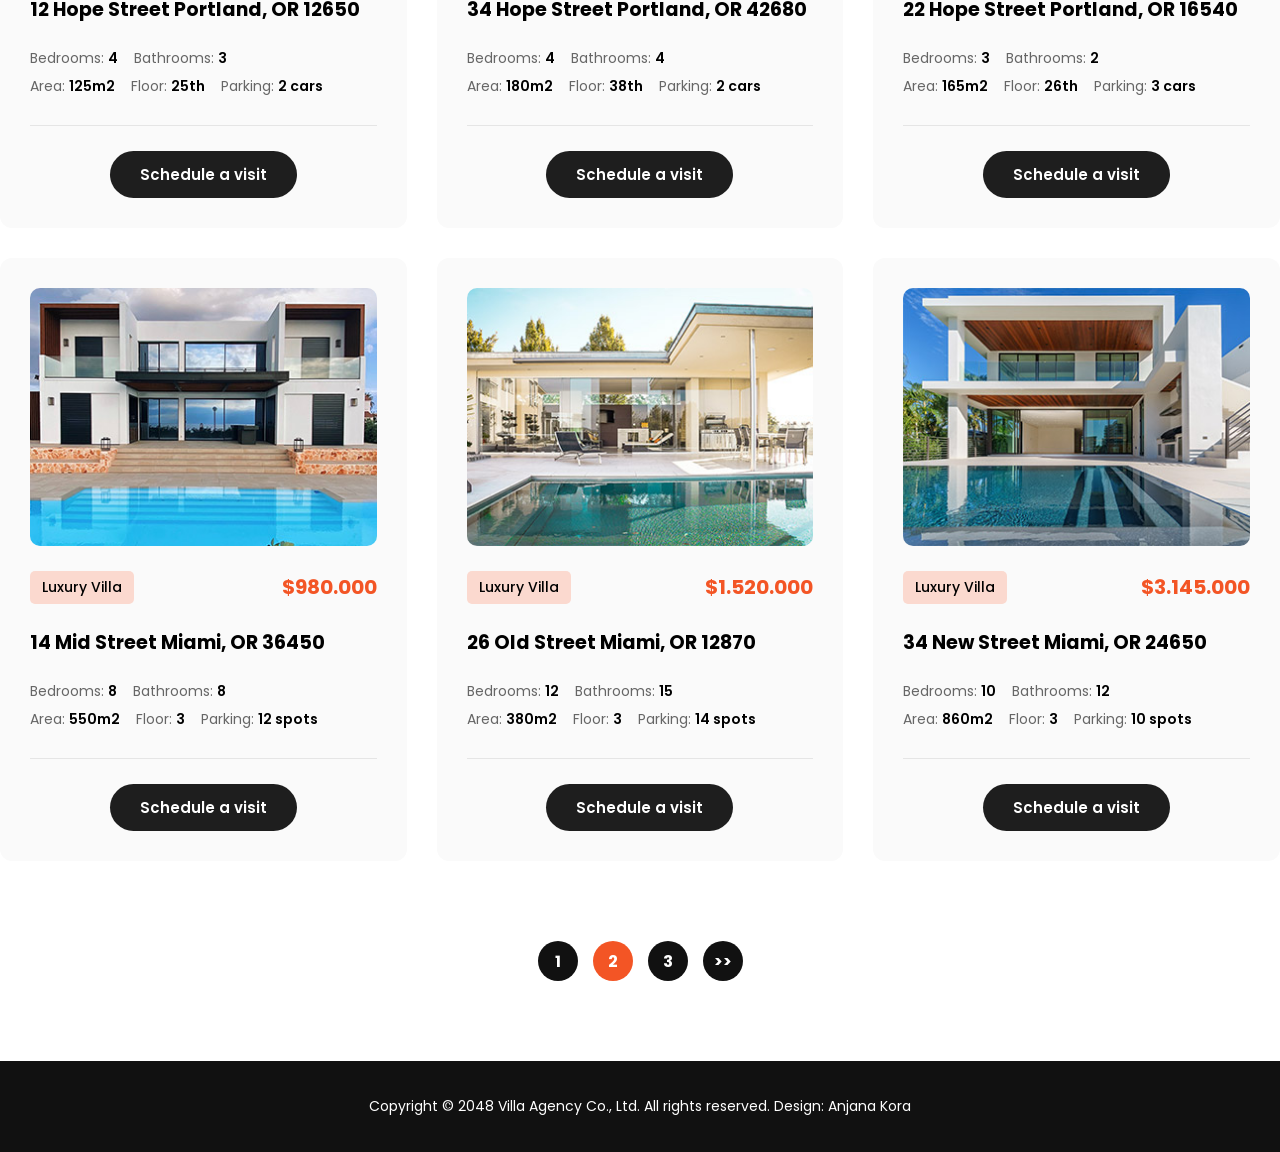
<file: properties.html>
<!DOCTYPE html>
<html lang="en">
<head>
<meta charset="UTF-8">
<meta name="viewport" content="width=device-width, initial-scale=1.0">
<title>Villa Properties</title>

<link rel="stylesheet" href="properties.css">
<link rel="stylesheet" href="https://cdnjs.cloudflare.com/ajax/libs/font-awesome/6.5.1/css/all.min.css">
<link href="https://fonts.googleapis.com/css2?family=Poppins:wght@300;400;500;600;700;800&display=swap" rel="stylesheet">

</head>
<body>

<!-- Top Bar -->

<header class="top-bar">

<div class="left-top">
<p><i class="fa-solid fa-envelope"></i> info@company.com</p>
<p><i class="fa-solid fa-map"></i> Sunny Isles Beach, FL 33160</p>
</div>

<div class="right-top">
<a href="#" aria-label="Facebook" title="Facebook"><i class="fab fa-facebook-f" aria-hidden="true"></i></a>
<a href="#" aria-label="Twitter" title="Twitter"><i class="fab fa-twitter" aria-hidden="true"></i></a>
<a href="#" aria-label="LinkedIn" title="LinkedIn"><i class="fab fa-linkedin-in" aria-hidden="true"></i></a>
<a href="#" aria-label="Instagram" title="Instagram"><i class="fab fa-instagram" aria-hidden="true"></i></a>
</div>

</header>

<!-- Navbar -->

<nav>

<h1>VILLA</h1>

<ul>
<li><a href="index.html">Home</a></li>
<li><a href="properties.html" class="active">Properties</a></li>
<li><a href="property-details.html">Property Details</a></li>
<li><a href="contact.html">Contact Us</a></li>
</ul>

<button class="schedule-btn">
    <span class="icon">
        <i class="fa-solid fa-calendar"></i>
    </span>
    Schedule a visit
</button>

</nav>

<!-- Banner -->

<section class="banner">

<div class="banner-content">
<span>HOME / PROPERTIES</span>
<h2>PROPERTIES</h2>
</div>

</section>

<!-- Filter Buttons -->

<section class="filter">

<button class="orange">Show All</button>
<button>Apartment</button>
<button>Villa House</button>
<button>Penthouse</button>

</section>

<!-- Properties -->

<section class="properties">

<div class="card">

    <img src="images/property-01.jpg" alt="">

    <div class="property-top">
        <span class="type">Luxury Villa</span>
        <span class="price">$2.264.000</span>
    </div>

    <h3>18 New Street Miami, OR 97219</h3>

    <div class="details">
        Bedrooms: <span>8</span> &nbsp;&nbsp;
        Bathrooms: <span>8</span><br>

        Area: <span>545m2</span> &nbsp;&nbsp;
        Floor: <span>3</span> &nbsp;&nbsp;
        Parking: <span>6 spots</span>
    </div>

    <hr>

    <button>Schedule a visit</button>

</div>

<div class="card">

    <img src="images/property-02.jpg" alt="">

    <div class="property-top">
        <span class="type">Luxury Villa</span>
        <span class="price">$1.180.000</span>
    </div>

    <h3>54 New Street Florida, OR 27001</h3>

    <div class="details">
        Bedrooms: <span>6</span> &nbsp;&nbsp;
        Bathrooms: <span>5</span><br>

        Area: <span>450m2</span> &nbsp;&nbsp;
        Floor: <span>3</span> &nbsp;&nbsp;
        Parking: <span>8 spots</span>
    </div>
    <hr>
    <button>Schedule a visit</button>

</div>

<div class="card">

    <img src="images/property-03.jpg" alt="">

    <div class="property-top">
        <span class="type">Luxury Villa</span>
        <span class="price">$1.460.000</span>
    </div>

    <h3>26 Mid Street Portland, OR 38540</h3>

    <div class="details">
        Bedrooms: <span>5</span> &nbsp;&nbsp;
        Bathrooms: <span>4</span><br>

        Area: <span>225m2</span> &nbsp;&nbsp;
        Floor: <span>3</span> &nbsp;&nbsp;
        Parking: <span>10 spots</span>
    </div>

    <hr>
    <button>Schedule a visit</button>

</div>

<div class="card">

    <img src="images/property-04.jpg" alt="">

    <div class="property-top">
        <span class="type">Luxury Villa</span>
        <span class="price">$584.500</span>
    </div>

    <h3>12 Hope Street Portland, OR 12650</h3>

    <div class="details">
        Bedrooms: <span>4</span> &nbsp;&nbsp;
        Bathrooms: <span>3</span><br>

        Area: <span>125m2</span> &nbsp;&nbsp;
        Floor: <span>25th</span> &nbsp;&nbsp;
        Parking: <span>2 cars</span>
    </div>

    <hr>

    <button>Schedule a visit</button>

</div>

<div class="card">

    <img src="images/property-05.jpg" alt="">

    <div class="property-top">
        <span class="type">Penthouse</span>
        <span class="price">$925.600</span>
    </div>

    <h3>34 Hope Street Portland, OR 42680</h3>

    <div class="details">
        Bedrooms: <span>4</span> &nbsp;&nbsp;
        Bathrooms: <span>4</span><br>

        Area: <span>180m2</span> &nbsp;&nbsp;
        Floor: <span>38th</span> &nbsp;&nbsp;
        Parking: <span>2 cars</span>
    </div>

    <hr>

    <button>Schedule a visit</button>

</div>

<div class="card">

    <img src="images/property-06.jpg" alt="">

    <div class="property-top">
        <span class="type">Modern Condo</span>
        <span class="price">$450.000</span>
    </div>

    <h3>22 Hope Street Portland, OR 16540</h3>

    <div class="details">
        Bedrooms: <span>3</span> &nbsp;&nbsp;
        Bathrooms: <span>2</span><br>

        Area: <span>165m2</span> &nbsp;&nbsp;
        Floor: <span>26th</span> &nbsp;&nbsp;
        Parking: <span>3 cars</span>
    </div>

    <hr>

    <button>Schedule a visit</button>

</div>

<div class="card">

    <img src="images/property-03.jpg" alt="">

    <div class="property-top">
        <span class="type">Luxury Villa</span>
        <span class="price">$980.000</span>
    </div>

    <h3>14 Mid Street Miami, OR 36450</h3>

    <div class="details">
        Bedrooms: <span>8</span> &nbsp;&nbsp;
        Bathrooms: <span>8</span><br>

        Area: <span>550m2</span> &nbsp;&nbsp;
        Floor: <span>3</span> &nbsp;&nbsp;
        Parking: <span>12 spots</span>
    </div>

    <hr>

    <button>Schedule a visit</button>

</div>


<div class="card">

    <img src="images/property-02.jpg" alt="">

    <div class="property-top">
        <span class="type">Luxury Villa</span>
        <span class="price">$1.520.000</span>
    </div>

    <h3>26 Old Street Miami, OR 12870</h3>

    <div class="details">
        Bedrooms: <span>12</span> &nbsp;&nbsp;
        Bathrooms: <span>15</span><br>

        Area: <span>380m2</span> &nbsp;&nbsp;
        Floor: <span>3</span> &nbsp;&nbsp;
        Parking: <span>14 spots</span>
    </div>

    <hr>

    <button>Schedule a visit</button>

</div>

<div class="card">

    <img src="images/property-01.jpg" alt="">

    <div class="property-top">
        <span class="type">Luxury Villa</span>
        <span class="price">$3.145.000</span>
    </div>

    <h3>34 New Street Miami, OR 24650</h3>

    <div class="details">
        Bedrooms: <span>10</span> &nbsp;&nbsp;
        Bathrooms: <span>12</span><br>

        Area: <span>860m2</span> &nbsp;&nbsp;
        Floor: <span>3</span> &nbsp;&nbsp;
        Parking: <span>10 spots</span>
    </div>

    <hr>

    <button>Schedule a visit</button>

</div>

</section>

<!-- Pagination -->

<div class="pagination">
<span>1</span>
<span class="current">2</span>
<span>3</span>
<span>>></span>
</div>

<!-- Footer -->

<footer>
Copyright © 2048 Villa Agency Co., Ltd. All rights reserved. Design: Anjana Kora
</footer>

</body>
</html>
</file>
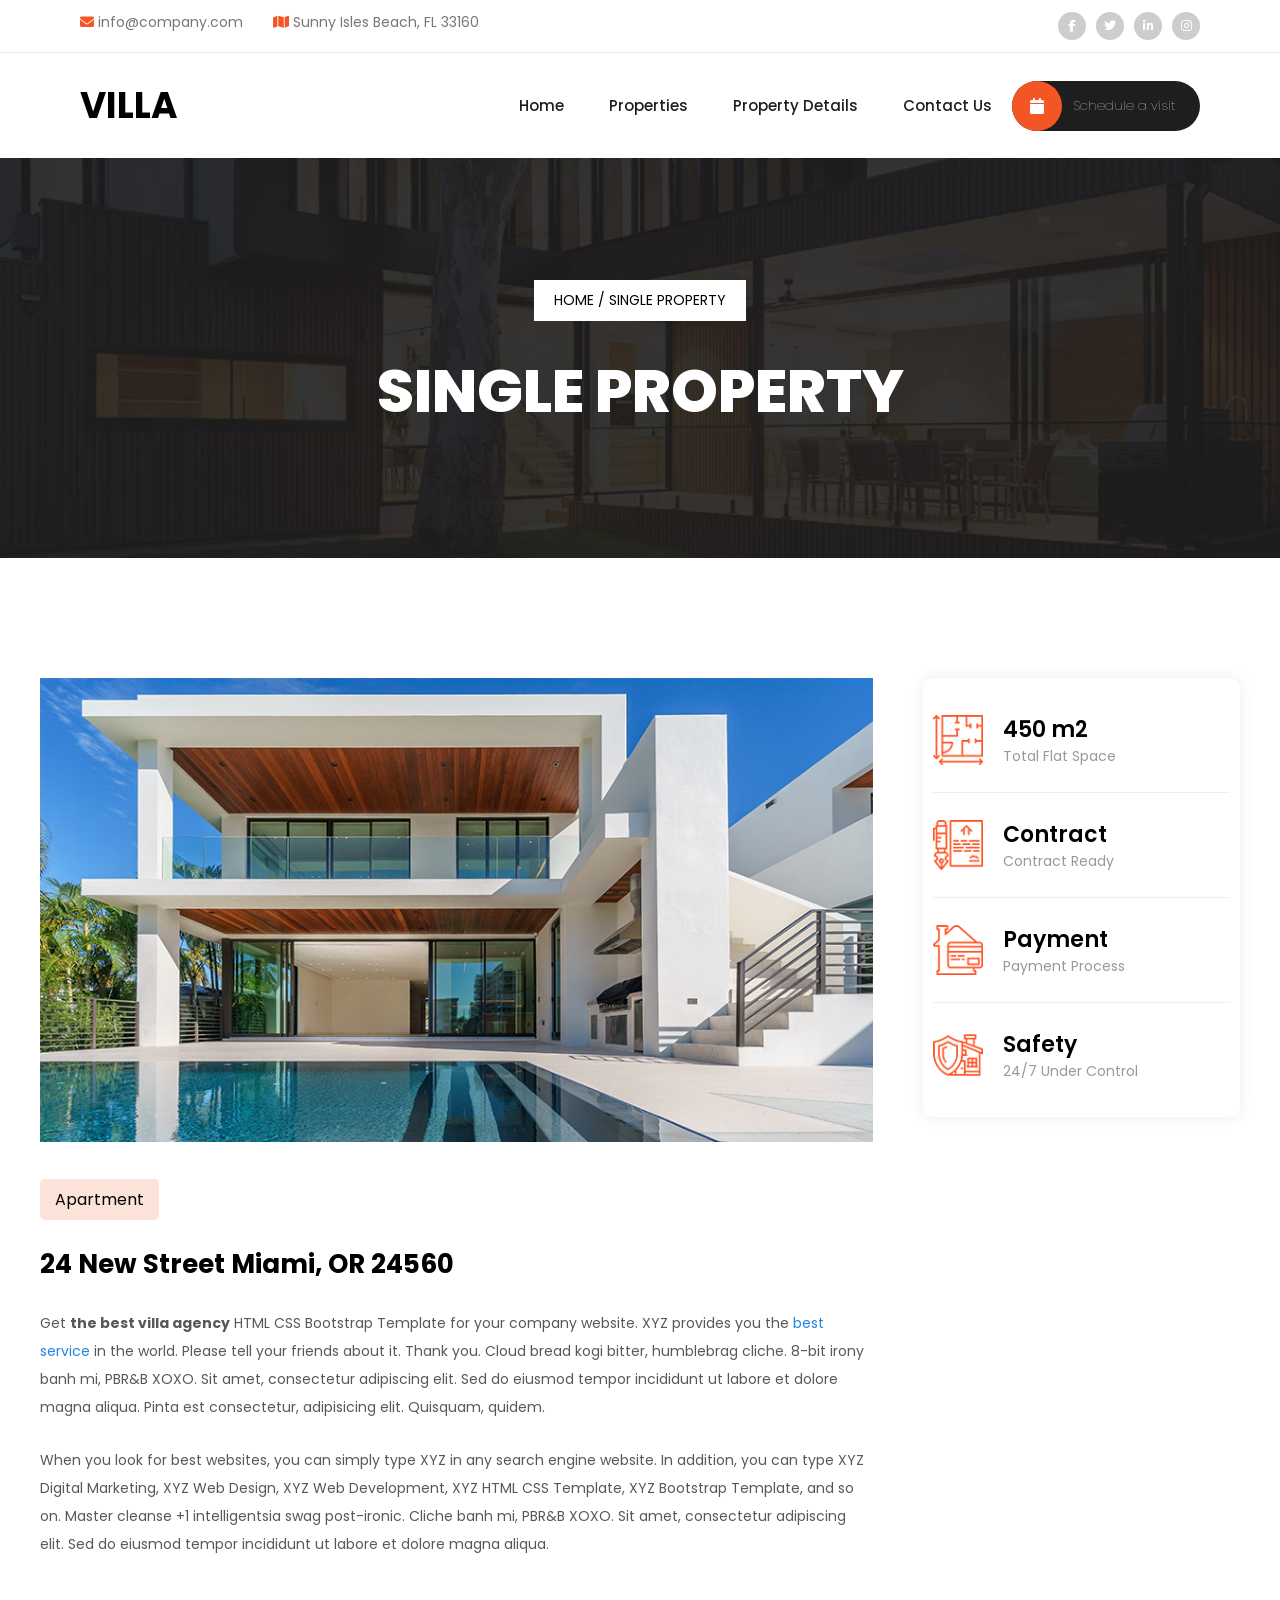
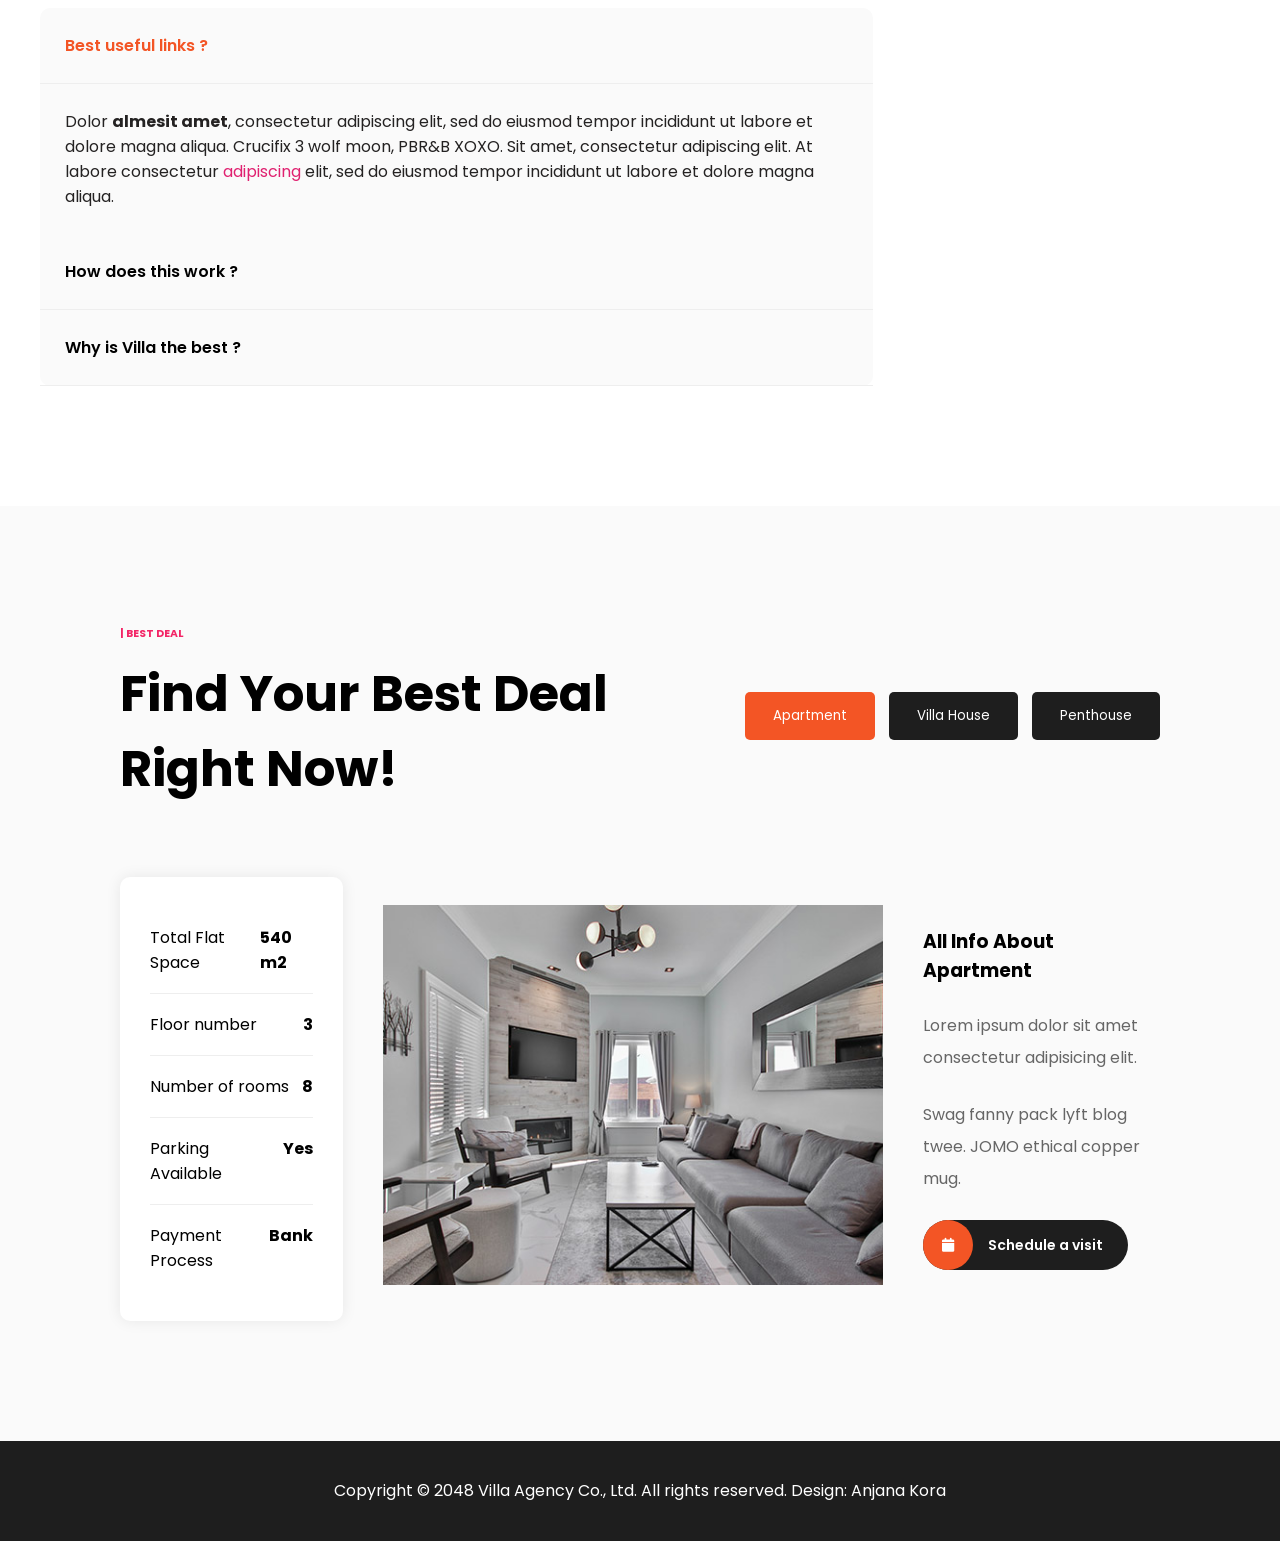
<file: property details.html>
<!DOCTYPE html>
<html lang="en">
<head>
<meta charset="UTF-8">
<meta name="viewport" content="width=device-width, initial-scale=1.0">
<title>Villa Properties</title>

<link rel="stylesheet" href="property details.css">
<link rel="stylesheet" href="https://cdnjs.cloudflare.com/ajax/libs/font-awesome/6.5.1/css/all.min.css">
<link href="https://fonts.googleapis.com/css2?family=Poppins:wght@300;400;500;600;700;800&display=swap" rel="stylesheet">

</head>
<body>

<!-- Top Bar -->

<header class="top-bar">

<div class="left-top">
<p><i class="fa-solid fa-envelope"></i> info@company.com</p>
<p><i class="fa-solid fa-map"></i> Sunny Isles Beach, FL 33160</p>
</div>

<div class="right-top">
<a href="#" aria-label="Facebook" title="Facebook"><i class="fab fa-facebook-f" aria-hidden="true"></i></a>
<a href="#" aria-label="Twitter" title="Twitter"><i class="fab fa-twitter" aria-hidden="true"></i></a>
<a href="#" aria-label="LinkedIn" title="LinkedIn"><i class="fab fa-linkedin-in" aria-hidden="true"></i></a>
<a href="#" aria-label="Instagram" title="Instagram"><i class="fab fa-instagram" aria-hidden="true"></i></a>
</div>

</header>

<!-- Navbar -->

<nav>

<h1>VILLA</h1>

<ul>
<li><a href="index.html">Home</a></li>
<li><a href="properties.html" >Properties</a></li>
<li><a href="property details.html">Property Details</a></li>
<li><a href="contact.html">Contact Us</a></li>
</ul>

<button class="schedule-btn">
    <span class="icon">
        <i class="fa-solid fa-calendar"></i>
    </span>
    Schedule a visit
</button>

</nav>


<!-- PROPERTY HERO -->

<section class="property-hero">

    <div class="property-overlay">

        <div class="breadcrumb">
            HOME / SINGLE PROPERTY
        </div>

        <h1>SINGLE PROPERTY</h1>

    </div>

</section>

<!-- PROPERTY DETAILS -->

<section class="single-property">

    <div class="property-left">

        <img src="images/single-property.jpg" alt="Property">

        <span class="property-tag">Apartment</span>

        <h2>24 New Street Miami, OR 24560</h2>

        <p>
            Get <strong>the best villa agency</strong> HTML CSS Bootstrap Template for your company website.
            XYZ provides you the <span class="highlight">best service</span> in the world.
            Please tell your friends about it. Thank you. Cloud bread kogi bitter, humblebrag cliche.
            8-bit irony banh mi, PBR&B XOXO. Sit amet, consectetur adipiscing elit.
            Sed do eiusmod tempor incididunt ut labore et dolore magna aliqua.
            Pinta est consectetur, adipisicing elit. Quisquam, quidem.
       </p>

        <p>
            When you look for best websites, you can simply type XYZ in any search engine website.
            In addition, you can type XYZ Digital Marketing,
            XYZ Web Design, XYZ Web Development, XYZ HTML CSS Template, XYZ Bootstrap Template, and so on.
            Master cleanse +1 intelligentsia swag post-ironic. Cliche banh mi, PBR&B XOXO. Sit amet, consectetur adipiscing elit.
            Sed do eiusmod tempor incididunt ut labore et dolore magna aliqua. 
        </p>

        <div class="property-accordion">

            <div class="accordion-title active">
                Best useful links ?
            </div>

            <div class="accordion-content">
                Dolor <strong>almesit amet</strong>, consectetur adipiscing elit, sed do eiusmod tempor incididunt ut labore et dolore magna aliqua.
                Crucifix 3 wolf moon, PBR&B XOXO. Sit amet, consectetur adipiscing elit.
                At labore consectetur <span class="highlight-1">adipiscing</span> elit, sed do eiusmod tempor incididunt ut labore et dolore magna aliqua.
            </div>

            <div class="accordion-title">
                How does this work ?
            </div>

            <div class="accordion-title">
                Why is Villa the best ?
            </div>

        </div>

    </div>

    <div class="property-info">

        <div class="info-item">
            <img src="images/info-icon-01.png" alt="Total flat space icon">
            <div>
                <h3>450 m2</h3>
                <p>Total Flat Space</p>
            </div>
        </div>

        <div class="info-item">
            <img src="images/info-icon-02.png" alt="Contract icon">
            <div>
                <h3>Contract</h3>
                <p>Contract Ready</p>
            </div>
        </div>

        <div class="info-item">
            <img src="images/info-icon-03.png" alt="Payment icon">
            <div>
                <h3>Payment</h3>
                <p>Payment Process</p>
            </div>
        </div>

        <div class="info-item">
            <img src="images/info-icon-04.png" alt="Safety icon">
            <div>
                <h3>Safety</h3>
                <p>24/7 Under Control</p>
            </div>
        </div>

    </div>

</section>


<!-- BEST DEAL -->

<section class="deal-section">

    <div class="deal-top">

        <div>
            <h6>| BEST DEAL</h6>
            <h2>Find Your Best Deal<br>Right Now!</h2>
        </div>

        <div class="deal-buttons">
            <button class="active-btn">Apartment</button>
            <button>Villa House</button>
            <button>Penthouse</button>
        </div>

    </div>

    <div class="deal-content">

        <div class="deal-info">

            <div class="deal-row">
                <span>Total Flat Space</span>
                <b>540 m2</b>
            </div>

            <div class="deal-row">
                <span>Floor number</span>
                <b>3</b>
            </div>

            <div class="deal-row">
                <span>Number of rooms</span>
                <b>8</b>
            </div>

            <div class="deal-row">
                <span>Parking Available</span>
                <b>Yes</b>
            </div>

            <div class="deal-row">
                <span>Payment Process</span>
                <b>Bank</b>
            </div>

        </div>

        <div class="deal-image">
            <img src="images/deal-01.jpg" alt="Featured deal property image">
        </div>

        <div class="deal-text">

            <h3>All Info About Apartment</h3>

            <p>
                Lorem ipsum dolor sit amet consectetur adipisicing elit.
            </p>

            <p>
                Swag fanny pack lyft blog twee. JOMO ethical copper mug.
            </p>

            <button class="deal-visit-btn">

                <span class="visit-icon">
                    <i class="fa-solid fa-calendar"></i>
                </span>

                Schedule a visit

            </button>

        </div>

    </div>

</section>

<footer>
    <p>
        Copyright © 2048 Villa Agency Co., Ltd.
        All rights reserved. Design: Anjana Kora
    </p>
</footer>

</body>
</html>
</file>
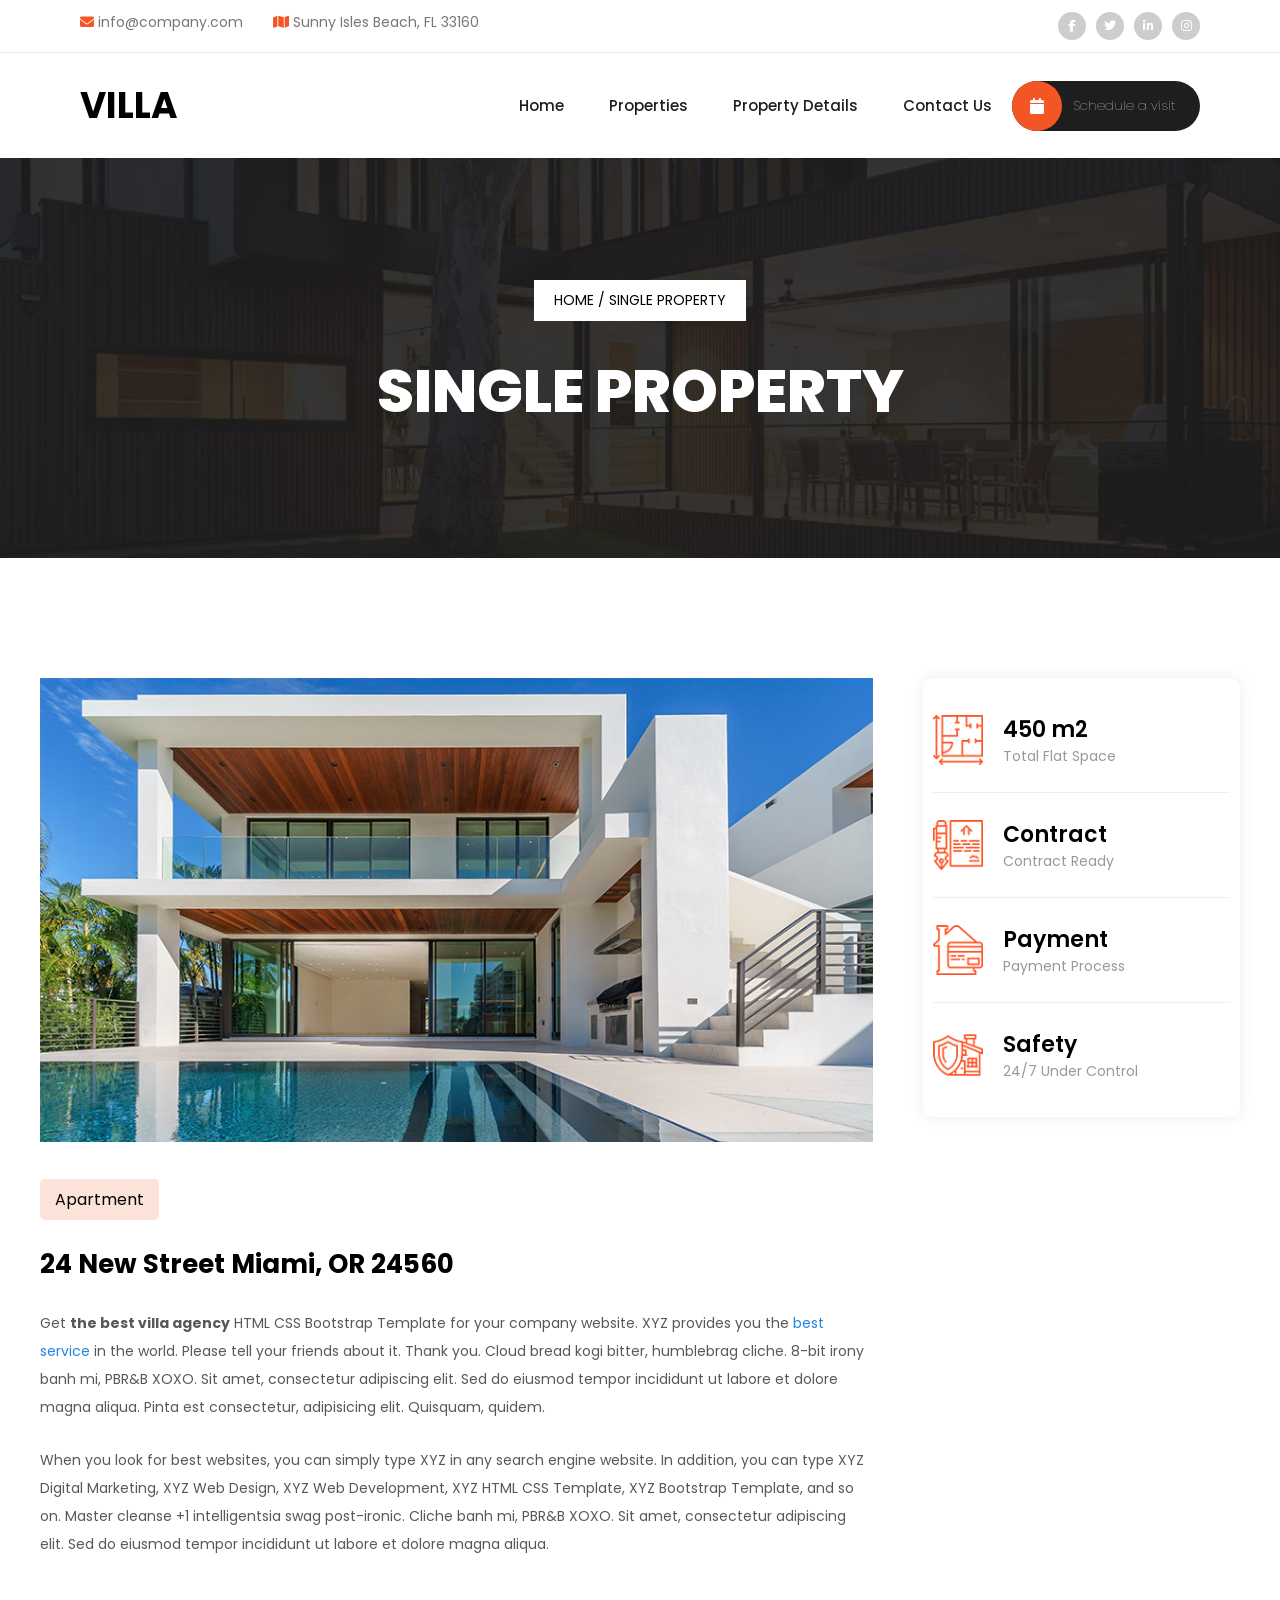
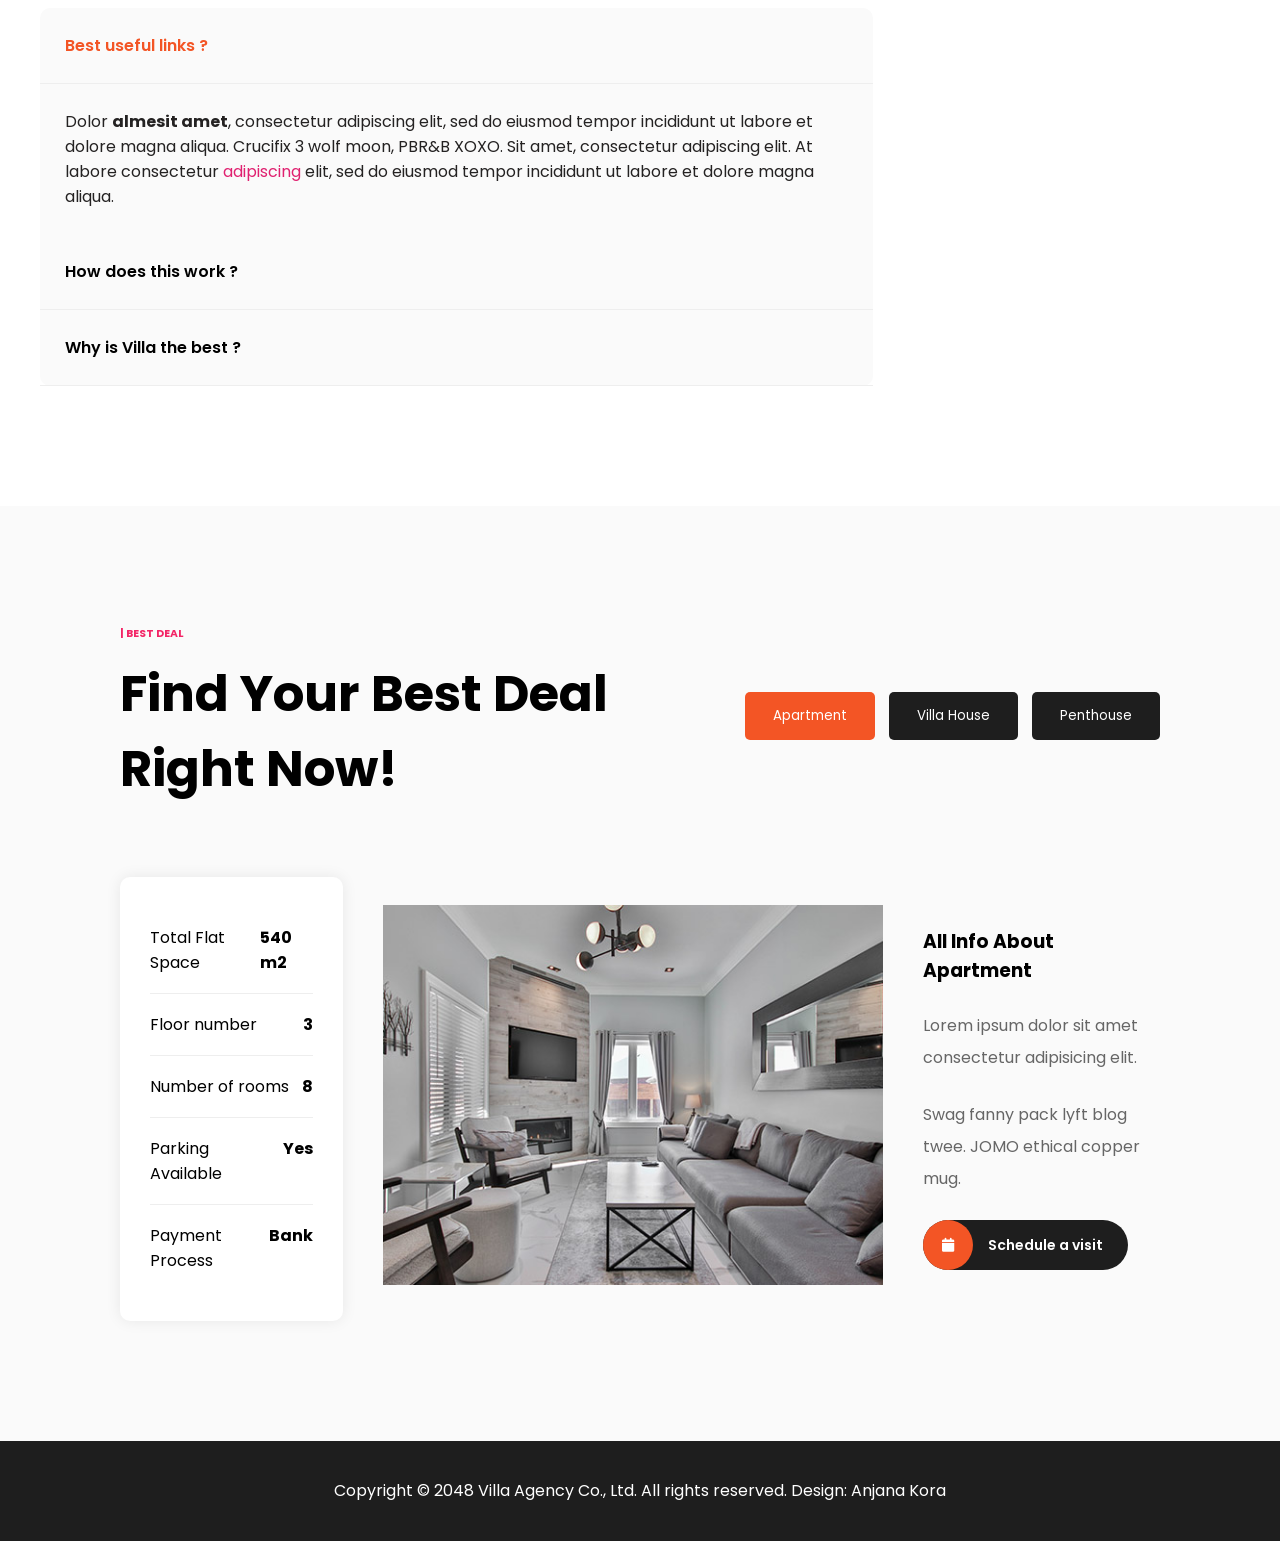
<file: property-details.html>
<!DOCTYPE html>
<html lang="en">
<head>
<meta charset="UTF-8">
<meta name="viewport" content="width=device-width, initial-scale=1.0">
<title>Villa Properties</title>

<link rel="stylesheet" href="property-details.css">
<link rel="stylesheet" href="https://cdnjs.cloudflare.com/ajax/libs/font-awesome/6.5.1/css/all.min.css">
<link href="https://fonts.googleapis.com/css2?family=Poppins:wght@300;400;500;600;700;800&display=swap" rel="stylesheet">

</head>
<body>

<!-- Top Bar -->

<header class="top-bar">

<div class="left-top">
<p><i class="fa-solid fa-envelope"></i> info@company.com</p>
<p><i class="fa-solid fa-map"></i> Sunny Isles Beach, FL 33160</p>
</div>

<div class="right-top">
<a href="#" aria-label="Facebook" title="Facebook"><i class="fab fa-facebook-f" aria-hidden="true"></i></a>
<a href="#" aria-label="Twitter" title="Twitter"><i class="fab fa-twitter" aria-hidden="true"></i></a>
<a href="#" aria-label="LinkedIn" title="LinkedIn"><i class="fab fa-linkedin-in" aria-hidden="true"></i></a>
<a href="#" aria-label="Instagram" title="Instagram"><i class="fab fa-instagram" aria-hidden="true"></i></a>
</div>

</header>

<!-- Navbar -->

<nav>

<h1>VILLA</h1>

<ul>
<li><a href="index.html">Home</a></li>
<li><a href="properties.html" >Properties</a></li>
<li><a href="property-details.html">Property Details</a></li>
<li><a href="contact.html">Contact Us</a></li>
</ul>

<button class="schedule-btn">
    <span class="icon">
        <i class="fa-solid fa-calendar"></i>
    </span>
    Schedule a visit
</button>

</nav>


<!-- PROPERTY HERO -->

<section class="property-hero">

    <div class="property-overlay">

        <div class="breadcrumb">
            HOME / SINGLE PROPERTY
        </div>

        <h1>SINGLE PROPERTY</h1>

    </div>

</section>

<!-- PROPERTY DETAILS -->

<section class="single-property">

    <div class="property-left">

        <img src="images/single-property.jpg" alt="Property">

        <span class="property-tag">Apartment</span>

        <h2>24 New Street Miami, OR 24560</h2>

        <p>
            Get <strong>the best villa agency</strong> HTML CSS Bootstrap Template for your company website.
            XYZ provides you the <span class="highlight">best service</span> in the world.
            Please tell your friends about it. Thank you. Cloud bread kogi bitter, humblebrag cliche.
            8-bit irony banh mi, PBR&B XOXO. Sit amet, consectetur adipiscing elit.
            Sed do eiusmod tempor incididunt ut labore et dolore magna aliqua.
            Pinta est consectetur, adipisicing elit. Quisquam, quidem.
       </p>

        <p>
            When you look for best websites, you can simply type XYZ in any search engine website.
            In addition, you can type XYZ Digital Marketing,
            XYZ Web Design, XYZ Web Development, XYZ HTML CSS Template, XYZ Bootstrap Template, and so on.
            Master cleanse +1 intelligentsia swag post-ironic. Cliche banh mi, PBR&B XOXO. Sit amet, consectetur adipiscing elit.
            Sed do eiusmod tempor incididunt ut labore et dolore magna aliqua. 
        </p>

        <div class="property-accordion">

            <div class="accordion-title active">
                Best useful links ?
            </div>

            <div class="accordion-content">
                Dolor <strong>almesit amet</strong>, consectetur adipiscing elit, sed do eiusmod tempor incididunt ut labore et dolore magna aliqua.
                Crucifix 3 wolf moon, PBR&B XOXO. Sit amet, consectetur adipiscing elit.
                At labore consectetur <span class="highlight-1">adipiscing</span> elit, sed do eiusmod tempor incididunt ut labore et dolore magna aliqua.
            </div>

            <div class="accordion-title">
                How does this work ?
            </div>

            <div class="accordion-title">
                Why is Villa the best ?
            </div>

        </div>

    </div>

    <div class="property-info">

        <div class="info-item">
            <img src="images/info-icon-01.png" alt="Total flat space icon">
            <div>
                <h3>450 m2</h3>
                <p>Total Flat Space</p>
            </div>
        </div>

        <div class="info-item">
            <img src="images/info-icon-02.png" alt="Contract icon">
            <div>
                <h3>Contract</h3>
                <p>Contract Ready</p>
            </div>
        </div>

        <div class="info-item">
            <img src="images/info-icon-03.png" alt="Payment icon">
            <div>
                <h3>Payment</h3>
                <p>Payment Process</p>
            </div>
        </div>

        <div class="info-item">
            <img src="images/info-icon-04.png" alt="Safety icon">
            <div>
                <h3>Safety</h3>
                <p>24/7 Under Control</p>
            </div>
        </div>

    </div>

</section>


<!-- BEST DEAL -->

<section class="deal-section">

    <div class="deal-top">

        <div>
            <h6>| BEST DEAL</h6>
            <h2>Find Your Best Deal<br>Right Now!</h2>
        </div>

        <div class="deal-buttons">
            <button class="active-btn">Apartment</button>
            <button>Villa House</button>
            <button>Penthouse</button>
        </div>

    </div>

    <div class="deal-content">

        <div class="deal-info">

            <div class="deal-row">
                <span>Total Flat Space</span>
                <b>540 m2</b>
            </div>

            <div class="deal-row">
                <span>Floor number</span>
                <b>3</b>
            </div>

            <div class="deal-row">
                <span>Number of rooms</span>
                <b>8</b>
            </div>

            <div class="deal-row">
                <span>Parking Available</span>
                <b>Yes</b>
            </div>

            <div class="deal-row">
                <span>Payment Process</span>
                <b>Bank</b>
            </div>

        </div>

        <div class="deal-image">
            <img src="images/deal-01.jpg" alt="Featured deal property image">
        </div>

        <div class="deal-text">

            <h3>All Info About Apartment</h3>

            <p>
                Lorem ipsum dolor sit amet consectetur adipisicing elit.
            </p>

            <p>
                Swag fanny pack lyft blog twee. JOMO ethical copper mug.
            </p>

            <button class="deal-visit-btn">

                <span class="visit-icon">
                    <i class="fa-solid fa-calendar"></i>
                </span>

                Schedule a visit

            </button>

        </div>

    </div>

</section>

<footer>
    <p>
        Copyright © 2048 Villa Agency Co., Ltd.
        All rights reserved. Design: Anjana Kora
    </p>
</footer>

</body>
</html>
</file>
<file: home.css>
* {
    margin: 0;
    padding: 0px;
    box-sizing: border-box;
    font-family: 'Poppins', sans-serif;
}

body {
    background: #fff;
}

/* Top Bar */

.top-bar {
    display: flex;
    justify-content: space-between;
    padding: 12px 80px;
    background: white;
    border-bottom: 1px solid #eee;
    font-size: 14px;
    color: #777;
}

.left-top {
    display: flex;
    gap: 30px;
}

.left-top i {
    color: #f35525;
}

.right-top {
    display: flex;
    gap: 10px;
}


.right-top i {
    width: 28px;
    height: 28px;
    background: #cdcdcd;
    color: white;
    border-radius: 50%;
    display: flex;
    align-items: center;
    justify-content: center;
    font-size: 12px;
    cursor: pointer;
}

.right-top i:hover {
    background: #f35525;
}

.right-top a {
    text-decoration: none;
}


/* Navbar */

nav {
    display: flex;
    justify-content: space-between;
    align-items: center;
    padding: 25px 80px;
    background: white;
}

nav h1 {
    font-size: 36px;
    font-weight: bold;
}

nav ul {
    display: flex;
    list-style: none;
    gap: 45px;
    margin-left: auto;
    margin-right: 20px;
}


nav ul li a {
    font-family: 'Poppins', sans-serif;
    font-size: 15px;
    font-weight: 500;
    color: #1e1e1e;
    text-decoration: none;
}

nav a:hover {
    color: #f35525;
}


.schedule-btn {
    background: #1e1e1e;
    color: white;
    border: none;
    border-radius: 50px;
    height: 50px;
    padding: 0 25px 0 0;
    display: flex;
    align-items: center;
    gap: 12px;
    font-weight: 100;
    cursor: pointer;
}

.schedule-btn:hover {
    color: #f35525;
}

.schedule-btn .icon {
    width: 50px;
    height: 50px;
    background: #f35525;
    border-radius: 50%;
    display: flex;
    justify-content: center;
    align-items: center;
}

.schedule-btn .icon i {
    color: white;
    font-size: 16px;
}

/* HERO */

.hero {
    height: 780px;
    background: url("images/banner-01.jpg") center center/cover no-repeat;
    padding: 20px;
    position: relative;
    display: flex;
    align-items: center;
    padding-left: 180px;
}

.hero-content {
    max-width: 500px;
}

.location {
    display: inline-block;
    background: white;
    padding: 8px 15px;
    font-size: 15px;
    margin-bottom: 30px;
    font-weight: 500;
}

.location span {
    color: #f35525;
    font-weight: bold;
}

.hero h2 {
    color: white;
    font-size: 50px;
    line-height: 1.0;
    font-weight: 600;
}

/* ARROWS */

.slider-arrows {
    position: absolute;
    left: 30px;
    right: 30px;
    top: 50%;
    display: flex;
    justify-content: space-between;
    transform: translateY(-50%);
}

.arrow {
    width: 45px;
    height: 45px;
    border-radius: 50%;
    background: rgba(255, 255, 255, 0.4);
    display: flex;
    justify-content: center;
    align-items: center;
    color: white;
    font-size: 18px;
}

/* DOTS */

.dots {
    position: absolute;
    bottom: 35px;
    left: 180px;
}

.dots span {
    width: 10px;
    height: 10px;
    background: white;
    display: inline-block;
    border-radius: 50%;
    margin-right: 10px;
}

.active-dot {
    background: #f35525 !important;
}

/* FEATURED SECTION */

.featured {
    width: 90%;
    margin: 80px auto;
    padding: 50px 50px;
    display: flex;
    justify-content: space-between;
    gap: 50px;
}

.featured-image {
    position: relative;
    flex: 1;
}

.featured-image img {
    width: 100%;
    max-width: 360px;
    display: block;
}

.featured-icon {
    position: absolute;
    bottom: 90px;
    left: -40px;
    width: 90px;
    height: 90px;
    background: #f35525;
    border-radius: 50%;
    display: flex;
    justify-content: center;
    align-items: center;
    color: white;
    font-size: 1px;
}

.featured-icon img {
    width: 45px;
    height: 45px;
    object-fit: contain;
}

.featured-content {
    width: 550px;
}

.featured-content h6 {
    color: #f32566;
    margin-bottom: 20px;
}

.featured-content h2 {
    font-size: 40px;
    line-height: 1.3;
    margin-bottom: 30px;
}

.accordion {
    width: 550px;
    height: 400px;
    background: #f8f8f8;
    border-radius: 12px;
    padding: 20px;
}

.accordion input {
    display: none;
}

.accordion-title {
    display: block;
    padding: 25px 0;
    font-size: 18px;
    font-weight: 700;
    cursor: pointer;
    border-top: 1px solid #ddd;
}

.accordion input:first-child+.accordion-title {
    border-top: none;
}

.accordion-content {
    max-height: 0;
    overflow: hidden;
    transition: all 0.4s ease;
}

.accordion-content p {
    line-height: 2;
    font-size: 14px;
    padding-bottom: 25px;
}

.accordion-content span {
    color: #0d6efd;
    font-weight: 500;
}

#acc1:checked+.accordion-title,
#acc2:checked+.accordion-title,
#acc3:checked+.accordion-title {
    color: #f35525;
}

#acc1:checked+.accordion-title+.accordion-content,
#acc2:checked+.accordion-title+.accordion-content,
#acc3:checked+.accordion-title+.accordion-content {
    max-height: 300px;
}

.featured-info {
    width: 300px;
    height: 530px;
    box-shadow: 0 0 20px rgba(0, 0, 0, .1);
    padding: 35px;
    border-radius: 10px;
}

.info-box {
    display: flex;
    align-items: center;
    gap: 30px;
    padding: 30px 0;
    border-bottom: 1px solid #eee;
}

.info-box:last-child {
    border-bottom: none;
}

.info-box i {
    font-size: 35px;
    color: #f35525;
}

.info-box h3 {
    font-size: 22px;
}

.info-box p {
    font-size: 14px;
    color: gray;
}

/* VIDEO SECTION */

.video-section {
    height: 450px;
    background: url(images/video-bg.jpg);
    background-size: cover;
    background-position: center;
    display: flex;
    justify-content: center;
    align-items: center;
    text-align: center;
}

.video-content h5 {
    color: #f32566;
    margin-bottom: 20px;
}

.video-content h2 {
    font-size: 42px;
    line-height: 1.4;
    color: white;
}

.video-image-section {
    margin-top: -120px;
    display: flex;
    justify-content: center;
}

.video-container {
    position: relative;
    width: fit-content;
    margin: auto;
}

.video-container img {
    display: block;
    width: 1000px;
    /* your image width */
    border-radius: 10px;
}

.play-btn {
    position: absolute;
    top: 50%;
    left: 50%;
    transform: translate(-50%, -50%);
    width: 80px;
    height: 80px;
    background: rgba(243, 85, 37, .5);
    border-radius: 50%;
    display: flex;
    justify-content: center;
    align-items: center;
}

.play-btn::before {
    content: "";
    position: absolute;
    width: 50px;
    height: 50px;
    background: white;
    border-radius: 50%;
}

.play-icon {
    position: relative;
    z-index: 1;
    width: 0;
    height: 0;
    border-top: 12px solid transparent;
    border-bottom: 12px solid transparent;
    border-left: 18px solid #f35525;
    margin-left: 5px;
}

/* COUNTERS */

.counters {
    padding: 120px;
    display: flex;
    justify-content: center;
    gap: 80px;
}

.counter-box {
    width: 250px;
    background: #fff3ef;
    padding: 25px;
    border-radius: 10px;
    display: flex;
    align-items: center;
    gap: 20px;
    position: relative;
}

.counter-box::after {
    content: "";
    width: 45px;
    height: 45px;
    background: #f35525;
    border-radius: 50%;
    position: absolute;
    right: -15px;
    top: -15px;
}

.counter-box h2 {
    font-size: 40px;
    color: #f35525;
}

.counter-box p {
    color: gray;
    font-size: 14px;
}

/* DEAL SECTION */

.deal-section {
    padding: 100px;
    background: #fafafa;
}

.deal-title h6 {
    color: #f32566;
    margin-bottom: 15px;
}

.deal-title h2 {
    font-size: 42px;
    line-height: 1.3;
    margin-bottom: 0px;
}

.deal-buttons {
    text-align: right;
    margin-bottom: 50px;
    margin-top: -60px;
}

.deal-buttons button {
    padding: 12px 25px;
    border: none;
    background: #1e1e1e;
    color: white;
    margin-left: 10px;
    border-radius: 5px;
    cursor: pointer;
}

.active-btn {
    background: #f35525 !important;
}

.deal-content {
    display: flex;
    justify-content: space-between;
    gap: 50px;
    align-items: flex-start;
}

.deal-info {
    width: 270px;
    background: white;
    padding: 30px;
    border-radius: 10px;
    box-shadow: 0 0 15px rgba(0, 0, 0, .08);
}

.deal-row {
    display: flex;
    justify-content: space-between;
    padding: 15px 0;
    border-bottom: 1px solid #eee;
}

.deal-row:last-child {
    border: none;
}

.deal-image img {
    width: 520px;
    height: auto;
    object-fit: cover;
}

.deal-text {
    width: 320px;
}

.deal-text h3 {
    margin-bottom: 20px;
}

.deal-text p {
    line-height: 1.8;
    margin-bottom: 20px;
    color: #666;
}

.deal-visit-btn {
    display: flex;
    align-items: center;
    gap: 15px;
    background: #1e1e1e;
    color: #fff;
    border: none;
    border-radius: 30px;
    height: 50px;
    padding-right: 25px;
    cursor: pointer;
    font-size: 14px;
    font-weight: 200;
    width: 200px;
    white-space: nowrap;
}

.visit-icon {
    width: 50px;
    height: 50px;
    background: #f35525;
    border-radius: 50%;
    display: flex;
    justify-content: center;
    align-items: center;
}

.visit-icon i {
    color: white;
    font-size: 16px;
}

/* Cards */

.properties {
    width: 1200px;
    margin: 0 auto;
    display: grid;
    grid-template-columns: repeat(3, 1fr);
    gap: 30px;
}

.properties-section {
    width: 1200px;
    margin: 120px auto;
    text-align: center;
}

.properties-section h6 {
    color: #f32566;
    font-size: 15px;
    font-weight: 700;
    margin-bottom: 15px;
    text-transform: uppercase;
}

.properties-section h2 {
    font-family: 'Poppins', sans-serif;
    font-size: 42px;
    font-weight: 700;
    color: #1e1e1e;
    line-height: 1.3;
    margin-bottom: 70px;
}

.card {
    background: #fafafa;
    padding: 30px;
    border-radius: 12px;
    text-align: left;
}

.card img {
    width: 100%;
    height: 240px;
    object-fit: cover;
    border-radius: 10px;
    display: block;
}

.property-top {
    display: flex;
    justify-content: space-between;
    align-items: center;
    margin-top: 25px;
}

.type {
    background: #fce3da;
    color: #1e1e1e;
    padding: 6px 12px;
    border-radius: 5px;
    font-size: 14px;
}

.price {
    color: #f35525;
    font-size: 22px;
    font-weight: 700;
}

.top span {
    background: #ffe7de;
    padding: 2px 10px;
    border-radius: 5px;
    font-size: 12px;
}

.top h3 {
    color: #f35525;
}

.card h3 {
    margin: 25px 0;
    font-size: 18px;
    font-weight: 700;
    line-height: 1.5;
    color: #1e1e1e;
}

.card p {
    color: #666;
    margin-bottom: 10px;
    font-size: 14px;
}

.card hr {
    margin: 25px 0;
    border: none;
    border-top: 1px solid #e5e5e5;
}

.property-btn {
    display: block;
    width: 170px;
    height: 46px;
    margin: 30px auto 0;
    background: #1e1e1e;
    color: #fff;
    border: none;
    border-radius: 25px;
    padding: 0;
    font-size: 14px;
    font-weight: 600;
    cursor: pointer;
    line-height: 46px;
    text-align: center;
}

.card button:hover {
    background: #f35525;
}

.details {
    color: #666;
    font-size: 13px;
    line-height: 2;
}

.details span {
    color: #1e1e1e;
    font-weight: 600;
}

/* CONTACT SECTION */

.contact-section {
    height: 450px;
    background: url("images/contact-bg.jpg");
    background-size: cover;
    background-position: center;
    display: flex;
    justify-content: center;
    align-items: center;
    text-align: center;
}

.contact-heading h6 {
    color: #f32566;
    margin-bottom: 15px;
}

.contact-heading h2 {
    color: white;
    font-size: 42px;
    line-height: 1.4;
}

/* CONTACT CONTENT */

.contact-content {
    padding: 0 120px 120px;
    margin-top: -120px;
    display: flex;
    justify-content: space-between;
    gap: 50px;
}

.contact-left {
    width: 60%;
}

.contact-left iframe {
    width: 100%;
    height: 500px;
    border: none;
    border-radius: 10px;
}

.contact-cards {
    display: flex;
    gap: 30px;
    margin-top: 30px;
}

.contact-card {
    flex: 1;
    background: white;
    padding: 25px;
    border-radius: 10px;
    display: flex;
    align-items: center;
    gap: 20px;
    box-shadow: 0 0 15px rgba(0, 0, 0, .1);
}

.contact-card i {
    font-size: 30px;
    color: #f35525;
}

.contact-card p {
    color: gray;
    font-size: 14px;
}

/* FORM */

.contact-form {
    width: 35%;
    background: white;
    padding: 40px;
    border-radius: 10px;
    box-shadow: 0 0 15px rgba(0, 0, 0, .1);
}

.contact-form form {
    display: flex;
    flex-direction: column;
}

.contact-form label {
    margin-bottom: 10px;
    font-weight: lighter;
    font-family: Arial, Helvetica, sans-serif;
}

.contact-form input,
.contact-form textarea {
    padding: 15px;
    margin-bottom: 25px;
    border: none;
    background: #f5f5f5;
    border-radius: 25px;
    font-size: 14px;
}

.contact-form textarea {
    border-radius: 15px;
    resize: none;
}

.contact-form button {
    width: 170px;
    height: 50px;
    background: #1e1e1e;
    color: white;
    border: none;
    border-radius: 25px;
    cursor: pointer;
}

.contact-form button:hover {
    background: #f35525;
}

/* FOOTER */

footer {
    height: 100px;
    background: #1e1e1e;
    display: flex;
    justify-content: center;
    align-items: center;
}

footer p {
    color: white;
    font-size: 15px;
}
</file>
<file: contact.css>
* {
    margin: 0;
    padding: 0px;
    box-sizing: border-box;
    font-family: 'Poppins', sans-serif;
}

body {
    background: #fff;
}

/* Top Bar */

.top-bar {
    display: flex;
    justify-content: space-between;
    padding: 12px 80px;
    background: white;
    border-bottom: 1px solid #eee;
    font-size: 14px;
    color: #777;
}

.left-top {
    display: flex;
    gap: 30px;
}

.left-top i {
    color: #f35525;
}

.right-top {
    display: flex;
    gap: 10px;
}

.right-top i {
    width: 28px;
    height: 28px;
    background: #cdcdcd;
    color: white;
    border-radius: 50%;
    display: flex;
    align-items: center;
    justify-content: center;
    font-size: 12px;
    cursor: pointer;
}

.right-top i:hover {
    background: #f35525;
}

.right-top a {
    text-decoration: none;
}

/* Navbar */

nav {
    display: flex;
    justify-content: space-between;
    align-items: center;
    padding: 25px 80px;
    background: white;
}

nav h1 {
    font-size: 36px;
    font-weight: bold;
}

nav ul {
    display: flex;
    list-style: none;
    gap: 45px;
    margin-left: auto;
    margin-right: 20px;
}


nav ul li a {
    font-family: 'Poppins', sans-serif;
    font-size: 15px;
    font-weight: 500;
    color: #1e1e1e;
    text-decoration: none;
}

nav a:hover {
    color: #f35525;
}


.schedule-btn {
    background: #1e1e1e;
    color: white;
    border: none;
    border-radius: 50px;
    height: 50px;
    padding: 0 25px 0 0;
    display: flex;
    align-items: center;
    gap: 12px;
    font-weight: 100;
    cursor: pointer;
}

.schedule-btn .icon {
    width: 50px;
    height: 50px;
    background: #f35525;
    border-radius: 50%;
    display: flex;
    justify-content: center;
    align-items: center;
}

.schedule-btn .icon i {
    color: white;
    font-size: 16px;
}

/* Hero */

.hero {
    height: 340px;
    background: url('images/page-heading-bg.jpg') center/cover;
    position: relative;
    display: flex;
    justify-content: center;
    align-items: center;
}

.overlay {
    position: absolute;
    inset: 0;
}

.hero-content {
    position: relative;
    text-align: center;
    z-index: 1;
}

.home-contactus {
    background: white;
    display: inline-block;
    padding: 10px 20px;
    font-size: 14px;
    margin-bottom: 20px;
}

.hero h1 {
    color: white;
    font-size: 60px;
    font-weight: 800;
}

/* Contact Section */

.contact-section {
    max-width: 1200px;
    margin: 100px auto;
    display: flex;
    justify-content: space-between;
    gap: 80px;
    padding: 0 20px;
}

.contact-left {
    flex: 1;
}

.small-title {
    color: #f32566;
    font-weight: 700;
    font-size: 14px;
}

.contact-left h2 {
    font-size: 50px;
    margin: 20px 0;
    line-height: 1.2;
    color: #1e1e1e;
}

.contact-left p {
    color: #666;
    line-height: 2;
    margin-bottom: 40px;
}

.info-box {
    width: 360px;
    background: white;
    display: flex;
    align-items: center;
    gap: 20px;
    padding: 25px;
    border-radius: 10px;
    margin-bottom: 25px;
    box-shadow: 0 0 20px rgba(0, 0, 0, .08);
}

.info-box i {
    font-size: 42px;
    color: #f35525;
}

.info-box h3 {
    color: #1e1e1e;
    margin-bottom: 4px;
}

.info-box span {
    color: #777;
    font-size: 14px;
}

/* Form */

.contact-form {
    flex: 1;
}

.contact-form form {
    background: white;
    padding: 45px;
    border-radius: 12px;
    box-shadow: 0 0 25px rgba(0, 0, 0, .08);
}

.contact-form label {
    display: block;
    margin-bottom: 10px;
    color: #222;
    font-weight: 500;
}

.contact-form input,
.contact-form textarea {
    width: 100%;
    border: none;
    background: #f5f5f5;
    padding: 16px 20px;
    border-radius: 30px;
    margin-bottom: 25px;
    outline: none;
}

.contact-form textarea {
    height: 180px;
    resize: none;
    border-radius: 20px;
}

.contact-form button {
    background: #1e1e1e;
    color: white;
    border: none;
    padding: 14px 30px;
    border-radius: 30px;
    cursor: pointer;
    font-weight: 600;
}

/* Map */

.map-section {
    max-width: 1200px;
    margin: 0 auto 120px;
    padding: 0 20px;
}

.map-section iframe {
    width: 100%;
    height: 500px;
    border: none;
    border-radius: 12px;
}

.map-container {
    position: relative;
    overflow: hidden;
    border-radius: 12px;
}

.map-container iframe {
    width: 100%;
    height: 500px;
    border: none;
    display: block;
}

.map-container::before {
    content: "";
    position: absolute;
    top: 0;
    left: 0;
    width: 100%;
    height: 50%;
    background: rgba(255, 255, 255, 0.65);
    z-index: 2;
    pointer-events: none;
}

/* Footer */

footer {
    background: #1e1e1e;
    color: white;
    text-align: center;
    padding: 40px;
    font-size: 14px;
}

/* Responsive */

@media(max-width:992px) {
    .contact-section {
        flex-direction: column;
    }

    nav {
        flex-direction: column;
        gap: 20px;
    }

    nav ul {
        margin: 0;
    }

    .hero h1 {
        font-size: 40px;
    }

    .contact-left h2 {
        font-size: 38px;
    }

    .info-box {
        width: 100%;
    }
}
</file>
<file: properties.css>
* {
    margin: 0;
    padding: 0px;
    box-sizing: border-box;
    font-family: 'Poppins', sans-serif;
}

body {
    background: #fff;
}

/* Top Bar */

.top-bar {
    display: flex;
    justify-content: space-between;
    padding: 12px 80px;
    background: white;
    border-bottom: 1px solid #eee;
    font-size: 14px;
    color: #777;
}

.left-top {
    display: flex;
    gap: 30px;
}

.left-top i {
    color: #f35525;
}

.right-top {
    display: flex;
    gap: 10px;
}

.right-top i {
    width: 28px;
    height: 28px;
    background: #cdcdcd;
    color: white;
    border-radius: 50%;
    display: flex;
    align-items: center;
    justify-content: center;
    font-size: 12px;
    cursor: pointer;
}

.right-top i:hover {
    background: #f35525;
}

.right-top a {
    text-decoration: none;
}

/* Navbar */

nav {
    display: flex;
    justify-content: space-between;
    align-items: center;
    padding: 25px 80px;
    background: white;
}

nav h1 {
    font-size: 36px;
    font-weight: bold;
}

nav ul {
    display: flex;
    list-style: none;
    gap: 45px;
    margin-left: auto;
    margin-right: 20px;
}


nav ul li a {
    font-family: 'Poppins', sans-serif;
    font-size: 15px;
    font-weight: 500;
    color: #1e1e1e;
    text-decoration: none;
}

nav a:hover {
    color: #f35525;
}

.schedule-btn {
    background: #1e1e1e;
    color: white;
    border: none;
    border-radius: 50px;
    height: 50px;
    padding: 0 25px 0 0;
    display: flex;
    align-items: center;
    gap: 12px;
    font-weight: 100;
    cursor: pointer;
}

.schedule-btn .icon {
    width: 50px;
    height: 50px;
    background: #f35525;
    border-radius: 50%;
    display: flex;
    justify-content: center;
    align-items: center;
}

.schedule-btn .icon i {
    color: white;
    font-size: 16px;
}

/* Banner */

.banner {
    height: 300px;
    background: url("images/page-heading-bg.jpg") center/cover;
    display: flex;
    justify-content: center;
    align-items: center;
    position: relative;
}

.banner::before {
    content: "";
    position: absolute;
    width: 100%;
    height: 100%;
}

.banner-content {
    position: relative;
    text-align: center;
    color: white;
}

.banner-content span {
    background: white;
    color: black;
    padding: 10px 20px;
    font-size: 13px;
}

.banner-content h2 {
    margin-top: 25px;
    font-size: 60px;
    font-weight: bold;
}

/* Filter */

.filter {
    text-align: center;
    padding: 70px 0 20px;
}

.filter button {
    background: #111;
    color: white;
    border: none;
    padding: 12px 25px;
    border-radius: 6px;
    margin: 0 10px;
    cursor: pointer;
    font-weight: 500;
}

.filter .orange {
    background: #f35525;
}

/* Cards */

.property-section {
    padding: 0 15px;
    max-width: 1200px;
    margin: 120px auto;
}

.property-section h6 {
    text-align: center;
    color: #f35525;
    font-size: 14px;
    font-weight: 700;
    margin-bottom: 15px;
}

.property-section h2 {
    text-align: center;
    font-size: 40px;
    font-weight: 700;
    line-height: 1.3;
    margin-bottom: 70px;
}

.properties {
    display: grid;
    grid-template-columns: repeat(3, 1fr);
    gap: 30px;
}

.card {
    background: #fafafa;
    padding: 30px;
    border-radius: 12px;
}

.card img {
    width: 100%;
    border-radius: 10px;
    display: block;
}

.property-top {
    display: flex;
    justify-content: space-between;
    align-items: center;
    margin-top: 25px;
}

.type {
    background: #fbd9cf;
    padding: 6px 12px;
    border-radius: 5px;
    font-size: 14px;
    font-weight: 500;
}

.price {
    color: #f35525;
    font-size: 20px;
    font-weight: 700;
}

.top span {
    background: #ffe7de;
    padding: 6px 12px;
    border-radius: 5px;
    font-size: 14px;
}

.top h3 {
    color: #f35525;
}

.card h3 {
    margin-top: 25px;
    margin-bottom: 20px;
    font-size: 19px;
    font-weight: 700;
    line-height: 1.5;
}

.card p {
    color: #666;
    margin-bottom: 10px;
    font-size: 14px;
}

.card hr {
    margin: 25px 0;
    border: none;
    border-top: 1px solid #e5e5e5;
}

.card button {
    display: block;
    margin: auto;
    background: #1e1e1e;
    color: white;
    border: none;
    border-radius: 25px;
    padding: 12px 30px;
    font-size: 15px;
    font-weight: 600;
    cursor: pointer;
}

.card button:hover {
    background: #f35525;
}

.details {
    color: #666;
    font-size: 14px;
    line-height: 2;
}

.details span {
    color: black;
    font-weight: 600;
}

/* Pagination */

.pagination {
    display: flex;
    justify-content: center;
    gap: 15px;
    padding: 80px 0;
}

.pagination span {
    width: 40px;
    height: 40px;
    background: #111;
    color: white;
    border-radius: 50%;
    display: flex;
    align-items: center;
    justify-content: center;
    font-weight: bold;
    cursor: pointer;
}

.pagination .current {
    background: #f35525;
}

/* Footer */

footer {
    background: #111;
    color: white;
    text-align: center;
    padding: 35px;
    font-size: 14px;
}
</file>
<file: property details.css>
* {
    margin: 0;
    padding: 0px;
    box-sizing: border-box;
    font-family: 'Poppins', sans-serif;
}

body {
    background: #fff;
}

/* Top Bar */

.top-bar {
    display: flex;
    justify-content: space-between;
    padding: 12px 80px;
    background: white;
    border-bottom: 1px solid #eee;
    font-size: 14px;
    color: #777;
}

.left-top {
    display: flex;
    gap: 30px;
}

.left-top i {
    color: #f35525;
}

.right-top {
    display: flex;
    gap: 10px;
}

.right-top i {
    width: 28px;
    height: 28px;
    background: #cdcdcd;
    color: white;
    border-radius: 50%;
    display: flex;
    align-items: center;
    justify-content: center;
    font-size: 12px;
    cursor: pointer;
}

.right-top i:hover {
    background: #f35525;
}

.right-top a {
    text-decoration: none;
}

/* Navbar */

nav {
    display: flex;
    justify-content: space-between;
    align-items: center;
    padding: 25px 80px;
    background: white;
}

nav h1 {
    font-size: 36px;
    font-weight: bold;
}

nav ul {
    display: flex;
    list-style: none;
    gap: 45px;
    margin-left: auto;
    margin-right: 20px;
}

nav ul li a {
    font-family: 'Poppins', sans-serif;
    font-size: 15px;
    font-weight: 500;
    color: #1e1e1e;
    text-decoration: none;
}

nav a:hover {
    color: #f35525;
}

.schedule-btn {
    background: #1e1e1e;
    color: white;
    border: none;
    border-radius: 50px;
    height: 50px;
    padding: 0 25px 0 0;
    display: flex;
    align-items: center;
    gap: 12px;
    font-weight: 100;
    cursor: pointer;
}

.schedule-btn .icon {
    width: 50px;
    height: 50px;
    background: #f35525;
    border-radius: 50%;
    display: flex;
    justify-content: center;
    align-items: center;
}

.schedule-btn .icon i {
    color: white;
    font-size: 16px;
}

/* PROPERTY HERO */

.property-hero {
    height: 400px;
    background: url("images/page-heading-bg.jpg");
    background-size: cover;
    background-position: center;
    position: relative;
}

.property-overlay {
    width: 100%;
    height: 100%;
    display: flex;
    flex-direction: column;
    justify-content: center;
    align-items: center;
}

.breadcrumb {
    background: white;
    padding: 10px 20px;
    font-size: 14px;
    margin-bottom: 25px;
}

.property-overlay h1 {
    color: white;
    font-size: 60px;
    font-weight: 800;
}

/* PROPERTY DETAILS */

.single-property {
    width: 1200px;
    margin: 120px auto;
    display: flex;
    justify-content: space-between;
    gap: 50px;
}

.property-left {
    width: 70%;
}

.property-left img {
    width: 100%;
}

.property-tag {
    display: inline-block;
    background: #fce3da;
    padding: 8px 15px;
    border-radius: 5px;
    margin-top: 30px;
}

.property-left h2 {
    margin: 25px 0;
    font-size: 26px;
}

.property-left p {
    line-height: 2;
    color: #5c5757;
    margin-bottom: 25px;
    font-size: 14px;
}

.highlight {
    color: #2187e0;
}

.highlight-1 {
    color: #e02170;
}

.property-accordion {
    margin-top: 50px;
    background: #fafafa;
    border-radius: 10px;
}

.accordion-title {
    padding: 25px;
    border-bottom: 1px solid #eee;
    font-weight: 600;
}

.active {
    color: #f35525;
}

.accordion-content {
    padding: 25px;
    color: #242222;
}

/* RIGHT INFO */

.property-info {
    width: 320px;
    height: fit-content;
    background: white;
    padding: 10px;
    border-radius: 10px;
    box-shadow: 0 0 15px rgba(0, 0, 0, .08);
}

.info-item {
    display: flex;
    gap: 20px;
    align-items: center;
    padding: 25px 0;
    border-bottom: 1px solid #eee;
}

.info-item:last-child {
    border: none;
}

.info-item img {
    width: 50px;
}

.info-item h3 {
    font-size: 22px;
    font-weight: 600;
}

.info-item p {
    color: #999;
    font-size: 14px;
}

/* BEST DEAL */

.deal-section {
    background: #fafafa;
    padding: 120px;
}

.deal-top {
    display: flex;
    justify-content: space-between;
    align-items: center;
    margin-bottom: 70px;
}

.deal-top h6 {
    color: #f32566;
    margin-bottom: 15px;
}

.deal-top h2 {
    font-size: 50px;
}

.deal-buttons button {
    padding: 14px 28px;
    border: none;
    background: #1e1e1e;
    color: white;
    border-radius: 5px;
    margin-left: 10px;
}

.active-btn {
    background: #f35525 !important;
}

.deal-content {
    display: flex;
    justify-content: space-between;
    gap: 40px;
    align-items: center;
}

.deal-info {
    width: 280px;
    background: white;
    padding: 30px;
    border-radius: 10px;
    box-shadow: 0 0 15px rgba(0, 0, 0, .08);
}

.deal-row {
    display: flex;
    justify-content: space-between;
    padding: 18px 0;
    border-bottom: 1px solid #eee;
}

.deal-row:last-child {
    border: none;
}

.deal-image img {
    width: 500px;
}

.deal-text {
    width: 320px;
}

.deal-text h3 {
    margin-bottom: 25px;
}

.deal-text p {
    color: #666;
    line-height: 2;
    margin-bottom: 25px;
}

/* SCHEDULE BUTTON */

.deal-visit-btn {
    background: #1e1e1e;
    border: none;
    border-radius: 30px;
    height: 50px;
    padding-right: 25px;
    display: flex;
    align-items: center;
    gap: 15px;
    color: white;
    font-size: 14px;
    font-weight: 600;
    cursor: pointer;
}

.visit-icon {
    width: 50px;
    height: 50px;
    background: #f35525;
    border-radius: 50%;
    display: flex;
    justify-content: center;
    align-items: center;
}

.visit-icon i {
    color: white;
}

/* FOOTER */

footer {
    height: 100px;
    background: #1e1e1e;
    display: flex;
    justify-content: center;
    align-items: center;
}

footer p {
    color: white;
}
</file>
<file: property-details.css>
* {
    margin: 0;
    padding: 0px;
    box-sizing: border-box;
    font-family: 'Poppins', sans-serif;
}

body {
    background: #fff;
}

/* Top Bar */

.top-bar {
    display: flex;
    justify-content: space-between;
    padding: 12px 80px;
    background: white;
    border-bottom: 1px solid #eee;
    font-size: 14px;
    color: #777;
}

.left-top {
    display: flex;
    gap: 30px;
}

.left-top i {
    color: #f35525;
}

.right-top {
    display: flex;
    gap: 10px;
}

.right-top i {
    width: 28px;
    height: 28px;
    background: #cdcdcd;
    color: white;
    border-radius: 50%;
    display: flex;
    align-items: center;
    justify-content: center;
    font-size: 12px;
    cursor: pointer;
}

.right-top i:hover {
    background: #f35525;
}

.right-top a {
    text-decoration: none;
}

/* Navbar */

nav {
    display: flex;
    justify-content: space-between;
    align-items: center;
    padding: 25px 80px;
    background: white;
}

nav h1 {
    font-size: 36px;
    font-weight: bold;
}

nav ul {
    display: flex;
    list-style: none;
    gap: 45px;
    margin-left: auto;
    margin-right: 20px;
}

nav ul li a {
    font-family: 'Poppins', sans-serif;
    font-size: 15px;
    font-weight: 500;
    color: #1e1e1e;
    text-decoration: none;
}

nav a:hover {
    color: #f35525;
}

.schedule-btn {
    background: #1e1e1e;
    color: white;
    border: none;
    border-radius: 50px;
    height: 50px;
    padding: 0 25px 0 0;
    display: flex;
    align-items: center;
    gap: 12px;
    font-weight: 100;
    cursor: pointer;
}

.schedule-btn .icon {
    width: 50px;
    height: 50px;
    background: #f35525;
    border-radius: 50%;
    display: flex;
    justify-content: center;
    align-items: center;
}

.schedule-btn .icon i {
    color: white;
    font-size: 16px;
}

/* PROPERTY HERO */

.property-hero {
    height: 400px;
    background: url("images/page-heading-bg.jpg");
    background-size: cover;
    background-position: center;
    position: relative;
}

.property-overlay {
    width: 100%;
    height: 100%;
    display: flex;
    flex-direction: column;
    justify-content: center;
    align-items: center;
}

.breadcrumb {
    background: white;
    padding: 10px 20px;
    font-size: 14px;
    margin-bottom: 25px;
}

.property-overlay h1 {
    color: white;
    font-size: 60px;
    font-weight: 800;
}

/* PROPERTY DETAILS */

.single-property {
    width: 1200px;
    margin: 120px auto;
    display: flex;
    justify-content: space-between;
    gap: 50px;
}

.property-left {
    width: 70%;
}

.property-left img {
    width: 100%;
}

.property-tag {
    display: inline-block;
    background: #fce3da;
    padding: 8px 15px;
    border-radius: 5px;
    margin-top: 30px;
}

.property-left h2 {
    margin: 25px 0;
    font-size: 26px;
}

.property-left p {
    line-height: 2;
    color: #5c5757;
    margin-bottom: 25px;
    font-size: 14px;
}

.highlight {
    color: #2187e0;
}

.highlight-1 {
    color: #e02170;
}

.property-accordion {
    margin-top: 50px;
    background: #fafafa;
    border-radius: 10px;
}

.accordion-title {
    padding: 25px;
    border-bottom: 1px solid #eee;
    font-weight: 600;
}

.active {
    color: #f35525;
}

.accordion-content {
    padding: 25px;
    color: #242222;
}

/* RIGHT INFO */

.property-info {
    width: 320px;
    height: fit-content;
    background: white;
    padding: 10px;
    border-radius: 10px;
    box-shadow: 0 0 15px rgba(0, 0, 0, .08);
}

.info-item {
    display: flex;
    gap: 20px;
    align-items: center;
    padding: 25px 0;
    border-bottom: 1px solid #eee;
}

.info-item:last-child {
    border: none;
}

.info-item img {
    width: 50px;
}

.info-item h3 {
    font-size: 22px;
    font-weight: 600;
}

.info-item p {
    color: #999;
    font-size: 14px;
}

/* BEST DEAL */

.deal-section {
    background: #fafafa;
    padding: 120px;
}

.deal-top {
    display: flex;
    justify-content: space-between;
    align-items: center;
    margin-bottom: 70px;
}

.deal-top h6 {
    color: #f32566;
    margin-bottom: 15px;
}

.deal-top h2 {
    font-size: 50px;
}

.deal-buttons button {
    padding: 14px 28px;
    border: none;
    background: #1e1e1e;
    color: white;
    border-radius: 5px;
    margin-left: 10px;
}

.active-btn {
    background: #f35525 !important;
}

.deal-content {
    display: flex;
    justify-content: space-between;
    gap: 40px;
    align-items: center;
}

.deal-info {
    width: 280px;
    background: white;
    padding: 30px;
    border-radius: 10px;
    box-shadow: 0 0 15px rgba(0, 0, 0, .08);
}

.deal-row {
    display: flex;
    justify-content: space-between;
    padding: 18px 0;
    border-bottom: 1px solid #eee;
}

.deal-row:last-child {
    border: none;
}

.deal-image img {
    width: 500px;
}

.deal-text {
    width: 320px;
}

.deal-text h3 {
    margin-bottom: 25px;
}

.deal-text p {
    color: #666;
    line-height: 2;
    margin-bottom: 25px;
}

/* SCHEDULE BUTTON */

.deal-visit-btn {
    background: #1e1e1e;
    border: none;
    border-radius: 30px;
    height: 50px;
    padding-right: 25px;
    display: flex;
    align-items: center;
    gap: 15px;
    color: white;
    font-size: 14px;
    font-weight: 600;
    cursor: pointer;
}

.visit-icon {
    width: 50px;
    height: 50px;
    background: #f35525;
    border-radius: 50%;
    display: flex;
    justify-content: center;
    align-items: center;
}

.visit-icon i {
    color: white;
}

/* FOOTER */

footer {
    height: 100px;
    background: #1e1e1e;
    display: flex;
    justify-content: center;
    align-items: center;
}

footer p {
    color: white;
}
</file>
